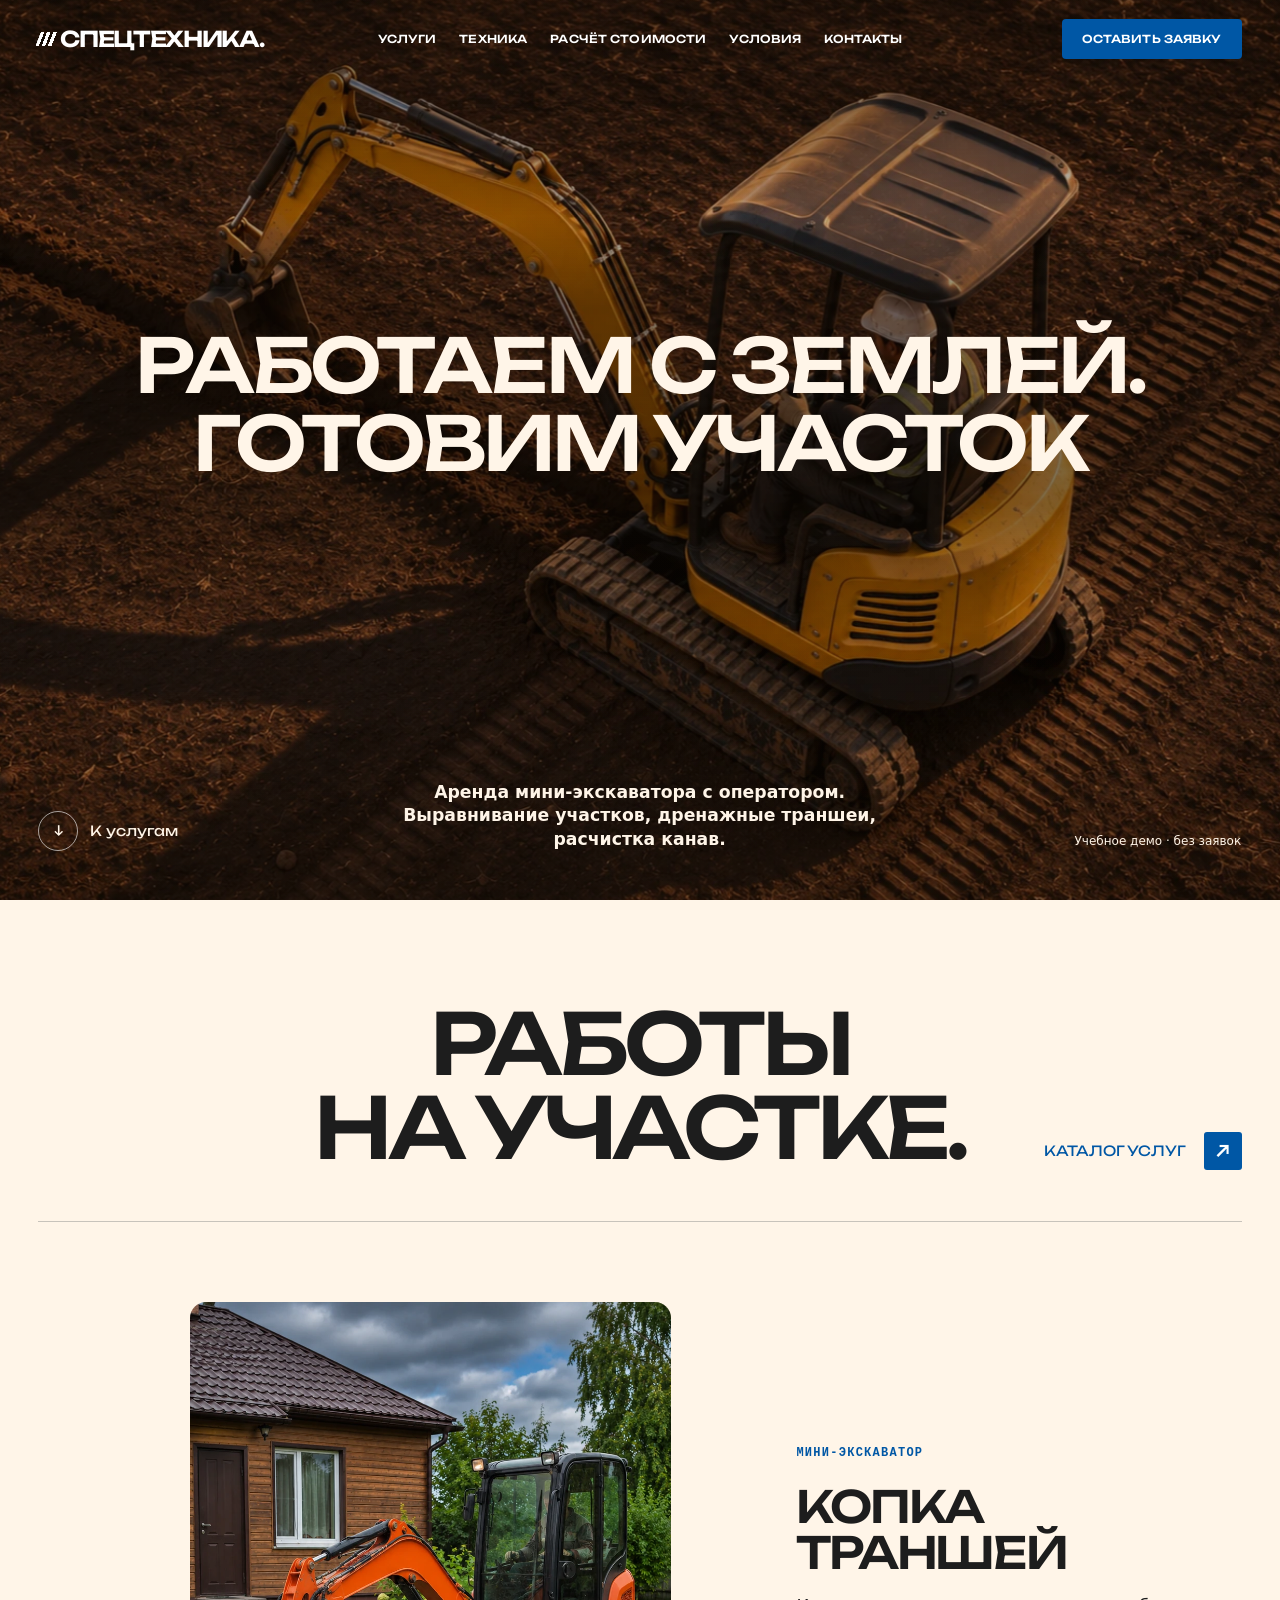
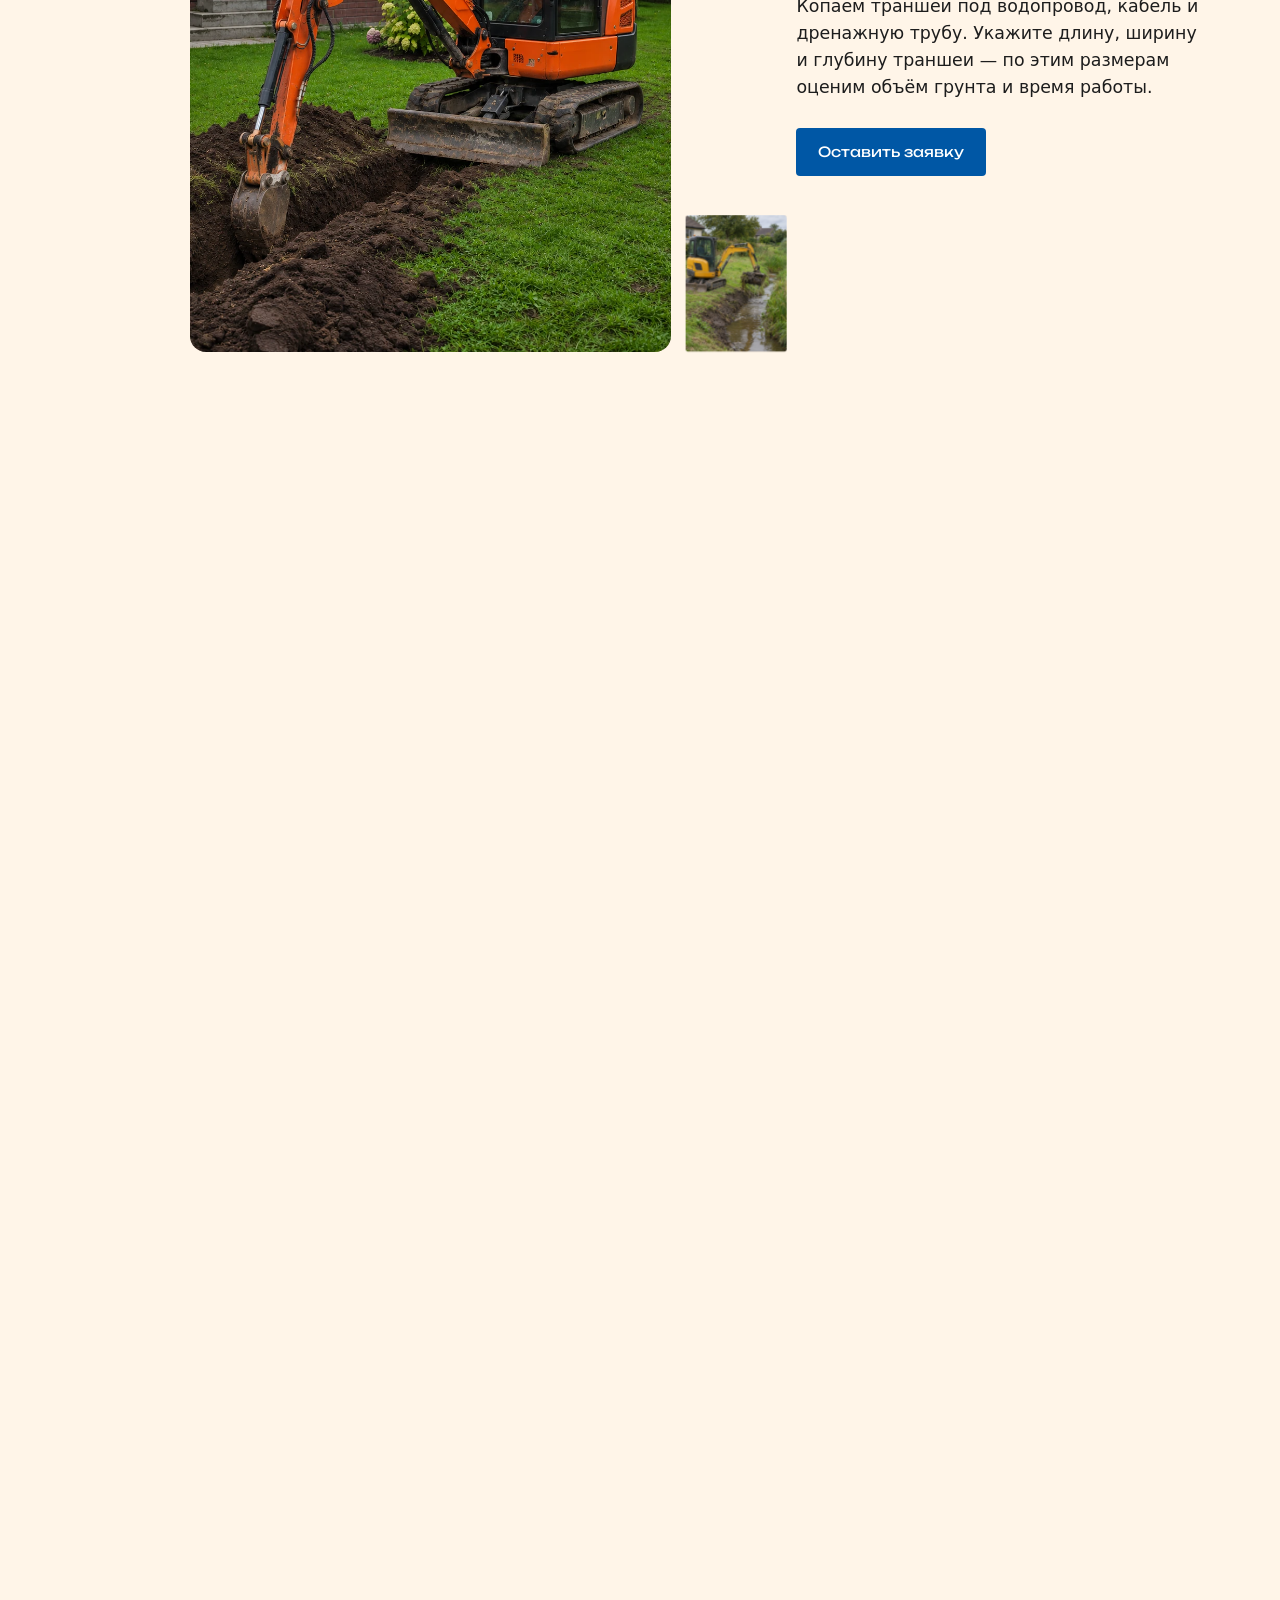
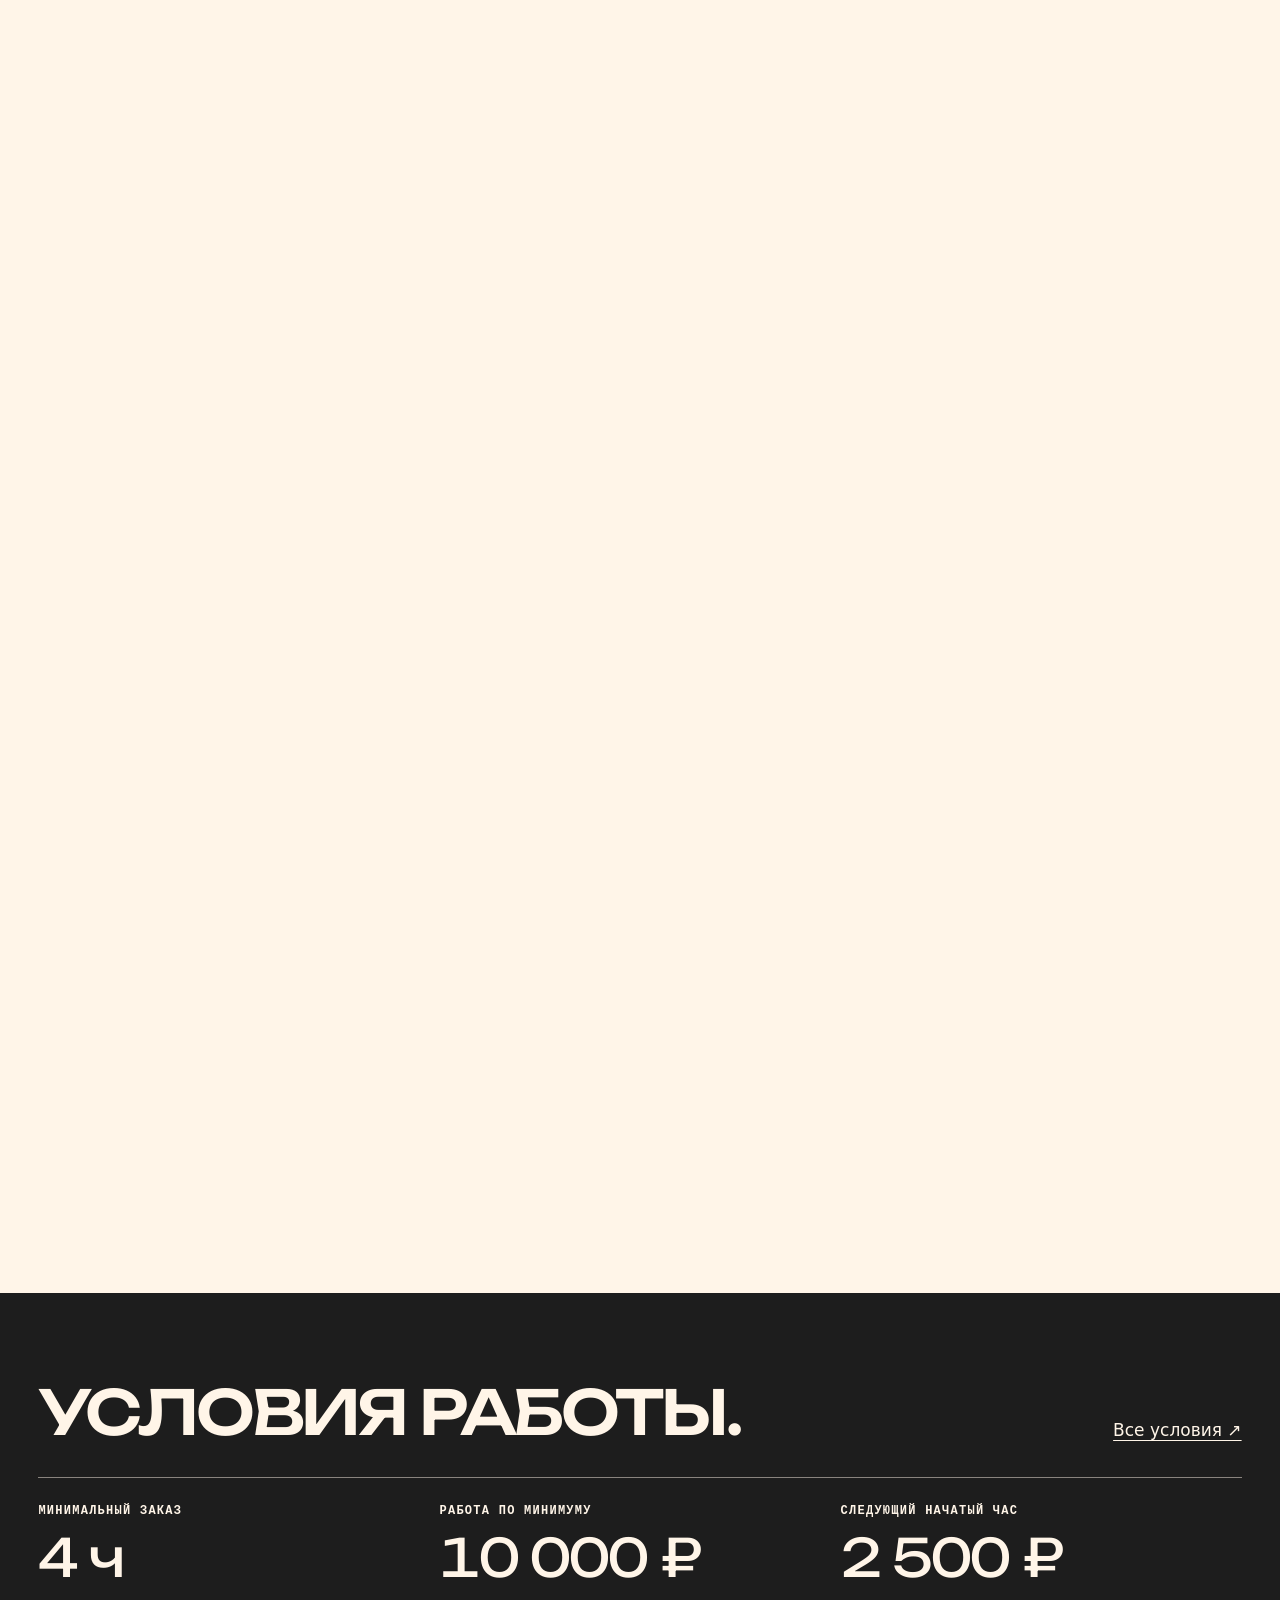
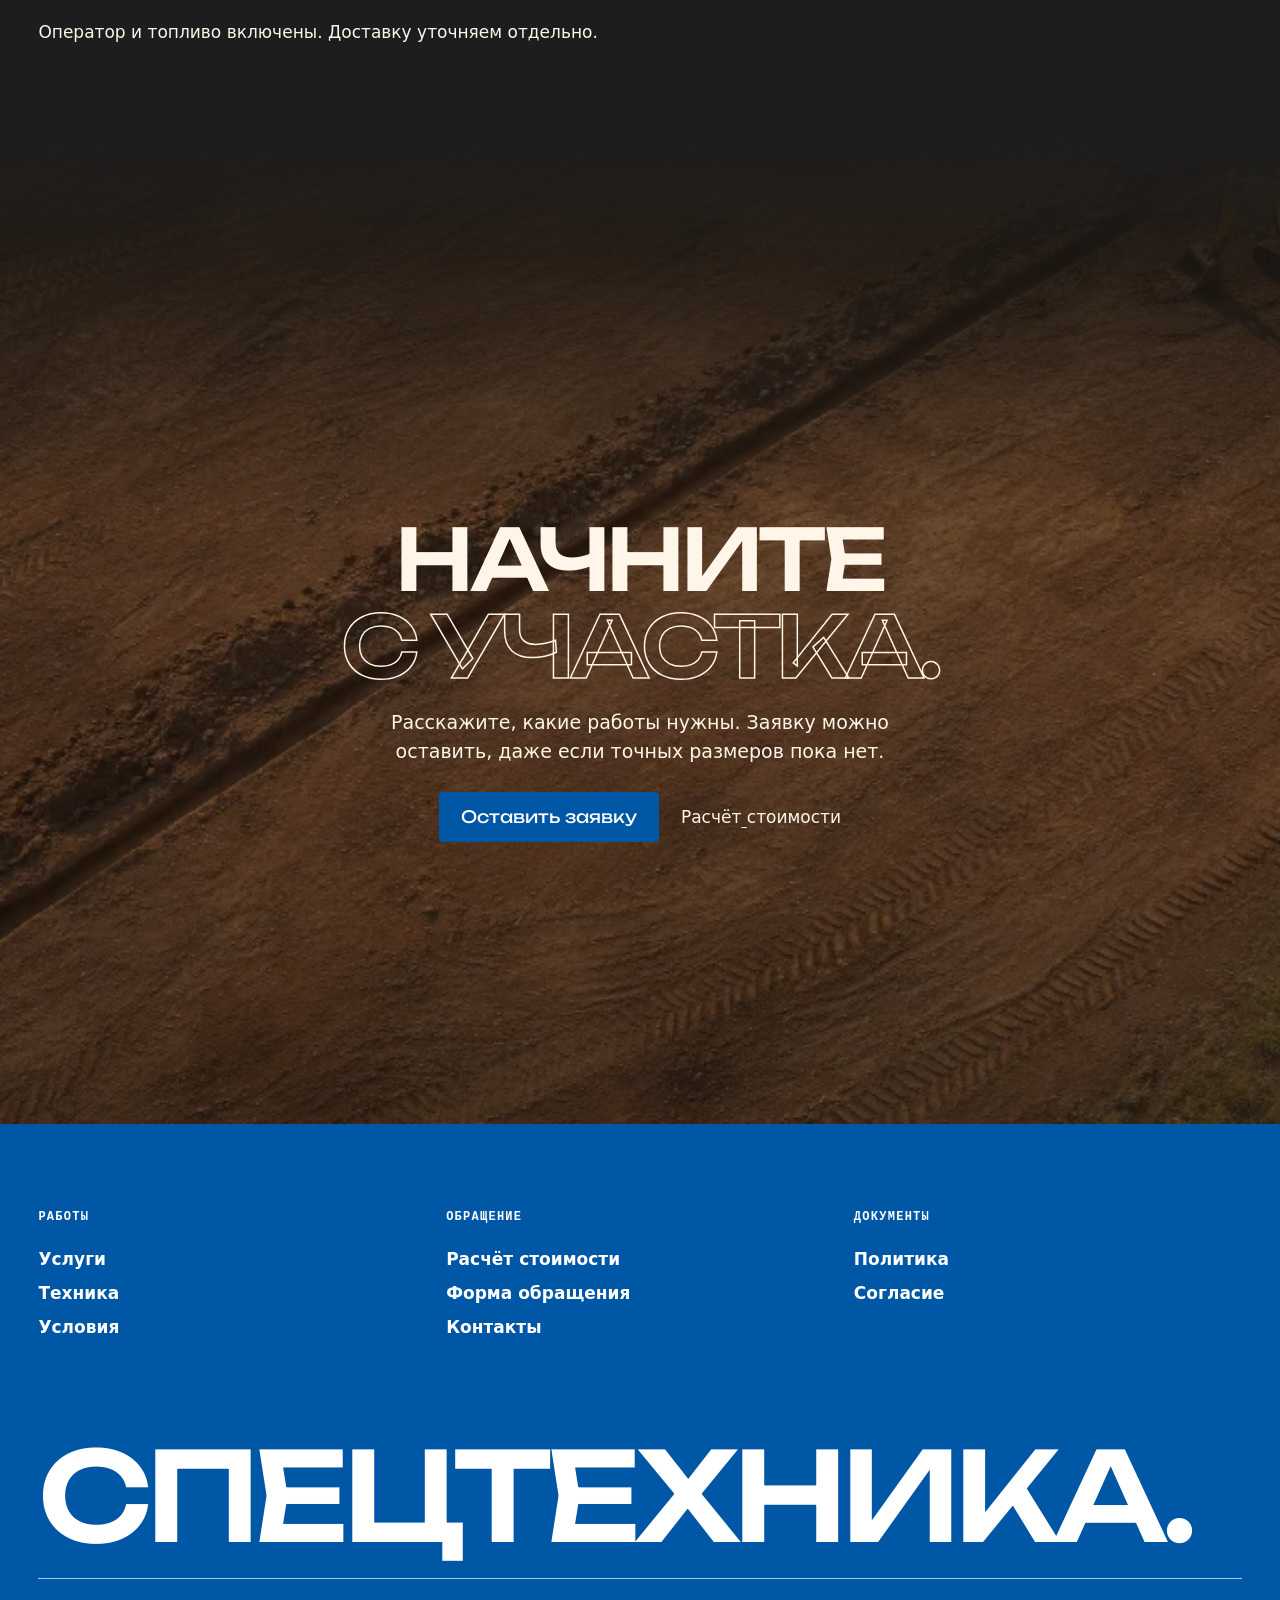
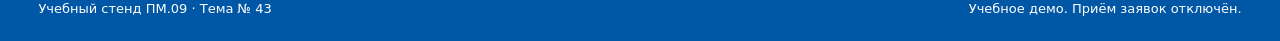
<file: index.html>
<!doctype html>
<html lang="ru"><head><meta http-equiv="Content-Security-Policy" content="default-src 'self'; script-src 'self'; style-src 'self' 'unsafe-inline'; img-src 'self' data:; font-src 'self'; connect-src 'none'; form-action 'none'; object-src 'none'; base-uri 'none'"><meta charset="utf-8"><meta name="viewport" content="width=device-width,initial-scale=1"><meta name="robots" content="noindex,nofollow"><title>Услуги мини-экскаватора · Спецтехника</title><link rel="preload" href="Unbounded.ttf" as="font" type="font/ttf" crossorigin=""><link rel="stylesheet" href="theme.css"><link rel="stylesheet" href="visual.css"><script defer="" src="demo.js"></script><script defer="" src="lenis-1.2.3.min.js"></script><script defer="" src="motion.js"></script></head><body class="front">
 <a class="skip" href="#main">К содержанию</a>
 <header class="bar field-bar"><div class="wrap">
 <a href="index.html" class="brand"><i class="brand-mark" aria-hidden="true"></i>Спецтехника<span>.</span></a>
 <nav aria-label="Основное меню"><a href="services.html">Услуги</a><a href="equipment.html">Техника</a><a href="calculator.html">Расчёт стоимости</a><a href="conditions.html">Условия</a><a href="contacts.html">Контакты</a></nav>
 <a class="header-cta" href="request.html">Оставить заявку</a>
 <details class="menu"><summary aria-label="Меню"><span aria-hidden="true"></span></summary><nav aria-label="Мобильное меню"><a href="services.html">Услуги</a><a href="equipment.html">Техника</a><a href="calculator.html">Расчёт стоимости</a><a href="conditions.html">Условия</a><a href="contacts.html">Контакты</a><a class="menu-request" href="request.html">Оставить заявку</a></nav></details>
 </div></header>
 <main id="main" class=""><div class="work-opening"><div class="work-spreads">
<section class="work-scene" aria-labelledby="work-title">
 <div class="work-frame">
  <picture class="work-photo"><img src="excavation-field.webp" width="1672" height="941" fetchpriority="high" alt="Вид сверху на мини-экскаватор с опущенным ковшом и длинной тенью на грунте"></picture>
  <picture class="work-trace" aria-hidden="true"><img src="excavation-overhead.svg" width="1672" height="941" alt=""></picture>
  <div class="work-overlay">
   <div class="work-heading">
    <h1 id="work-title"><span>Работаем с&nbsp;землей.</span> <span>Готовим участок</span></h1>
   </div>
   <div class="work-bottom"><a class="downlink" href="#work-services"><span aria-hidden="true">↓</span> К услугам</a><p>Аренда мини-экскаватора с оператором.<br>Выравнивание участков, дренажные траншеи,<br>расчистка канав.</p><small>Учебное демо · без заявок</small></div>
  </div>
 </div>
</section>
<section id="work-services" class="field-services inset">
 <div class="section-heading"><h2>Работы<br>на участке.</h2><a class="action-link" href="services.html">Каталог услуг <span aria-hidden="true">↗</span></a></div>
 <div class="service-sequence"><div class="service-stage" tabindex="-1" role="group" aria-label="Услуги на участке">
  <article class="service-spread" id="service-earth">
  <div class="spread-image"><picture><img loading="lazy" src="trench-1000-v3.webp" alt="Мини-экскаватор с узким ковшом копает траншею рядом с домом"></picture></div>
  <div class="spread-copy"><div class="service-content"><p class="folio">Мини-экскаватор</p><h3>Копка траншей</h3><p>Копаем траншеи под водопровод, кабель и дренажную трубу. Укажите длину, ширину и глубину траншеи — по этим размерам оценим объём грунта и время работы.</p><a class="button action-link" href="request.html">Оставить заявку</a></div></div>
 </article>
  <article class="service-spread" id="service-ditch">
  <div class="spread-image"><picture><img loading="lazy" src="ditch-clearing-1000-v1.webp" alt="Ковш мини-экскаватора поднимает мокрый ил и корни из дренажной канавы"></picture></div>
  <div class="spread-copy"><div class="service-content"><p class="folio">Водоотведение</p><h3>Расчистка канав</h3><p>Расчищаем дренажные канавы на дачных участках. Мини-экскаватор выбирает со дна ил, песок и заросли, чтобы вода снова свободно уходила по канаве.</p><a class="button action-link" href="request.html">Оставить заявку</a></div></div>
 </article>
  <article class="service-spread" id="service-grade">
  <div class="spread-image"><picture><img loading="lazy" src="land-grading-1000-v1.webp" alt="Мини-экскаватор передним отвалом распределяет грунт по площадке"></picture></div>
  <div class="spread-copy"><div class="service-content"><p class="folio">Планировка</p><h3>Выравнивание участка</h3><p>Выравниваем участок мини-экскаватором. Снимаем бугры и распределяем грунт по низким местам. Перед планировкой согласуем границы площадки и уклон для стока воды.</p><a class="button action-link" href="request.html">Оставить заявку</a></div></div>
 </article>
  <article class="service-spread" id="service-piles">
  <div class="spread-image"><picture><img loading="lazy" src="piles-1000-v4.webp" alt="Вращатель на стреле удерживает винтовую сваю вертикально"></picture></div>
  <div class="spread-copy"><div class="service-content"><p class="folio">Сваекрут</p><h3>Винтовые сваи</h3><p>Вкручиваем винтовые сваи под заборы, террасы и пристройки. Возможность монтажа уточняем до выезда.</p><a class="button action-link" href="request.html">Оставить заявку</a></div></div>
 </article>
  </div></div>
</section>
</div></div>
<section id="work-terms" class="terms-strip inset">
 <div class="terms-head"><h2>Условия работы.</h2><a href="conditions.html">Все условия ↗</a></div>
 <dl><div><dt>Минимальный заказ</dt><dd>4 ч</dd></div><div><dt>Работа по минимуму</dt><dd>10&nbsp;000 ₽</dd></div><div><dt>Следующий начатый час</dt><dd>2&nbsp;500 ₽</dd></div></dl>
 <p>Оператор и топливо включены. Доставку уточняем отдельно.</p>
</section>
<section id="work-contact" class="closing">
 <picture><source media="(max-width:700px)" srcset="field-820.webp"><img loading="lazy" src="field-1672.webp" width="1672" height="941" alt=""></picture>
 <div><h2>Начните<br><em>с участка.</em></h2><p>Расскажите, какие работы нужны. Заявку можно оставить, даже если точных размеров пока нет.</p><div class="closing-actions"><a class="button" href="request.html">Оставить заявку</a><a class="closing-calculator" href="calculator.html">Расчёт стоимости</a></div></div>
</section>

</main>
 <footer class="field-footer inset">
 <div class="footer-nav">
 <div><h2>Работы</h2><a href="services.html">Услуги</a><a href="equipment.html">Техника</a><a href="conditions.html">Условия</a></div>
 <div><h2>Обращение</h2><a href="calculator.html">Расчёт стоимости</a><a href="request.html">Форма обращения</a><a href="contacts.html">Контакты</a></div>
 <div><h2>Документы</h2><a href="privacy.html">Политика</a><a href="consent.html">Согласие</a></div>
 </div>
 <a class="footer-word" href="index.html" aria-label="Спецтехника, на главную">Спецтехника.</a>
 <div class="footer-base"><span>Учебный стенд ПМ.09 · Тема № 43</span><span>Учебное демо. Приём заявок отключён.</span></div></footer>
 <dialog class="request-dialog" id="request-dialog" aria-labelledby="request-title" data-lenis-prevent="">
 <div class="request-dialog-head"><span class="request-signature"><i class="brand-mark" aria-hidden="true"></i>Спецтехника</span>
 <h2 id="request-title" tabindex="-1">Оставить заявку</h2>
 <button type="button" class="request-close" aria-label="Закрыть окно заявки"><span aria-hidden="true">×</span></button></div>
 <div data-request-content=""><p class="request-demo">Учебное демо. Заявки не принимаются.</p><div class="request-form"><div class="request-contacts"><label class="field">Имя<input disabled=""></label><label class="field">Телефон<input type="tel" disabled=""></label></div><details class="request-details"><summary>Расчёт стоимости</summary><section class="result"><span class="kicker">Пример расчёта</span><h2>4,80 м³</h2><p>20 × 0,30 × 0,80 м · грунт в естественном залегании.</p><strong class="price">12 500 ₽</strong><p>Пример для базовых условий участка: 5 оплачиваемых часов. Оператор и топливо включены. Доставка рассчитывается отдельно.</p></section></details><button disabled="" class="request-submit">Отправка отключена</button></div></div></dialog></body></html>
</file>
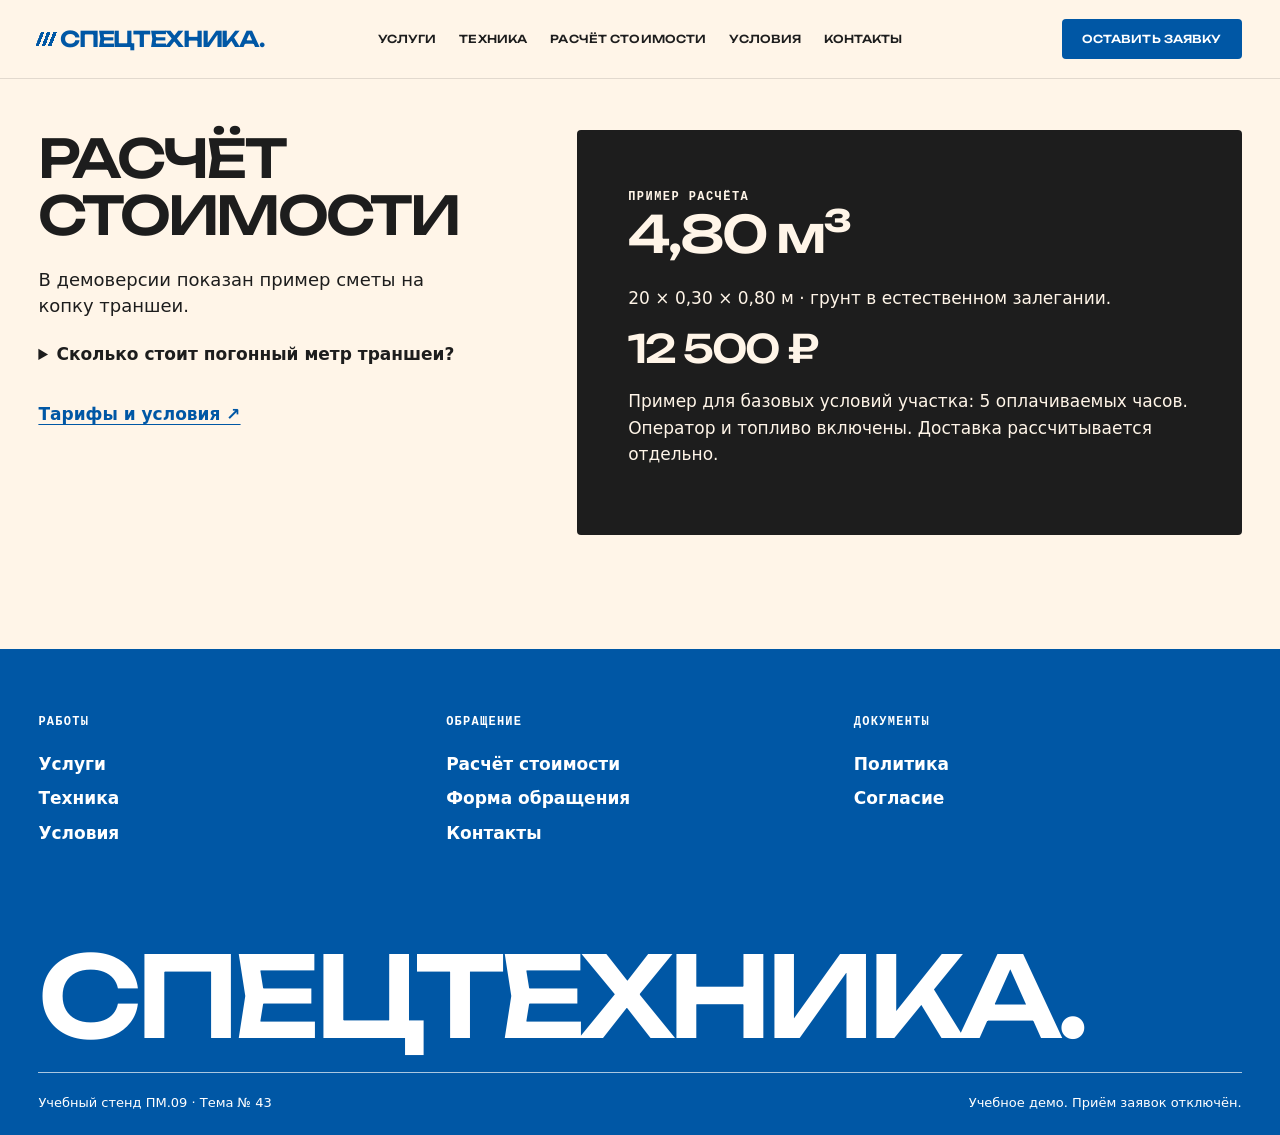
<file: calculator.html>
<!doctype html>
<html lang="ru"><head><meta http-equiv="Content-Security-Policy" content="default-src 'self'; script-src 'self'; style-src 'self' 'unsafe-inline'; img-src 'self' data:; font-src 'self'; connect-src 'none'; form-action 'none'; object-src 'none'; base-uri 'none'"><meta charset="utf-8"><meta name="viewport" content="width=device-width,initial-scale=1"><meta name="robots" content="noindex,nofollow"><title>Расчёт стоимости · Спецтехника</title><link rel="preload" href="Unbounded.ttf" as="font" type="font/ttf" crossorigin=""><link rel="stylesheet" href="theme.css"><link rel="stylesheet" href="visual.css"><script defer="" src="demo.js"></script><script defer="" src="motion.js"></script></head><body class="inside">
 <a class="skip" href="#main">К содержанию</a>
 <header class="bar field-bar"><div class="wrap">
 <a href="index.html" class="brand"><i class="brand-mark" aria-hidden="true"></i>Спецтехника<span>.</span></a>
 <nav aria-label="Основное меню"><a href="services.html">Услуги</a><a href="equipment.html">Техника</a><a href="calculator.html">Расчёт стоимости</a><a href="conditions.html">Условия</a><a href="contacts.html">Контакты</a></nav>
 <a class="header-cta" href="request.html">Оставить заявку</a>
 <details class="menu"><summary aria-label="Меню"><span aria-hidden="true"></span></summary><nav aria-label="Мобильное меню"><a href="services.html">Услуги</a><a href="equipment.html">Техника</a><a href="calculator.html">Расчёт стоимости</a><a href="conditions.html">Условия</a><a href="contacts.html">Контакты</a><a class="menu-request" href="request.html">Оставить заявку</a></nav></details>
 </div></header>
 <main id="main" class="wrap page workflow"> <header class="workflow-intro"><h1>Расчёт стоимости</h1><p class="lead">В демоверсии показан пример сметы на копку траншеи.</p><details class="meter-price"><summary>Сколько стоит погонный метр траншеи?</summary><p>Оплата почасовая. При одинаковой длине широкая и глубокая траншея требует больше выемки грунта. Ниже приведён пример для базовых условий.</p><p>Минимальный заказ — 4 ч за 10&nbsp;000 ₽. Каждый следующий начатый час — 2&nbsp;500 ₽. Оператор и топливо включены, доставка рассчитывается отдельно.</p></details><a href="conditions.html">Тарифы и условия ↗</a></header><div class="workflow-body"><section class="result"><span class="kicker">Пример расчёта</span><h2>4,80 м³</h2><p>20 × 0,30 × 0,80 м · грунт в естественном залегании.</p><strong class="price">12 500 ₽</strong><p>Пример для базовых условий участка: 5 оплачиваемых часов. Оператор и топливо включены. Доставка рассчитывается отдельно.</p></section></div></main>
 <footer class="field-footer inset">
 <div class="footer-nav">
 <div><h2>Работы</h2><a href="services.html">Услуги</a><a href="equipment.html">Техника</a><a href="conditions.html">Условия</a></div>
 <div><h2>Обращение</h2><a href="calculator.html">Расчёт стоимости</a><a href="request.html">Форма обращения</a><a href="contacts.html">Контакты</a></div>
 <div><h2>Документы</h2><a href="privacy.html">Политика</a><a href="consent.html">Согласие</a></div>
 </div>
 <a class="footer-word" href="index.html" aria-label="Спецтехника, на главную">Спецтехника.</a>
 <div class="footer-base"><span>Учебный стенд ПМ.09 · Тема № 43</span><span>Учебное демо. Приём заявок отключён.</span></div></footer>
 <dialog class="request-dialog" id="request-dialog" aria-labelledby="request-title" data-lenis-prevent="">
 <div class="request-dialog-head"><span class="request-signature"><i class="brand-mark" aria-hidden="true"></i>Спецтехника</span>
 <h2 id="request-title" tabindex="-1">Оставить заявку</h2>
 <button type="button" class="request-close" aria-label="Закрыть окно заявки"><span aria-hidden="true">×</span></button></div>
 <div data-request-content=""><p class="request-demo">Учебное демо. Заявки не принимаются.</p><div class="request-form"><div class="request-contacts"><label class="field">Имя<input disabled=""></label><label class="field">Телефон<input type="tel" disabled=""></label></div><details class="request-details"><summary>Расчёт стоимости</summary><section class="result"><span class="kicker">Пример расчёта</span><h2>4,80 м³</h2><p>20 × 0,30 × 0,80 м · грунт в естественном залегании.</p><strong class="price">12 500 ₽</strong><p>Пример для базовых условий участка: 5 оплачиваемых часов. Оператор и топливо включены. Доставка рассчитывается отдельно.</p></section></details><button disabled="" class="request-submit">Отправка отключена</button></div></div></dialog></body></html>
</file>
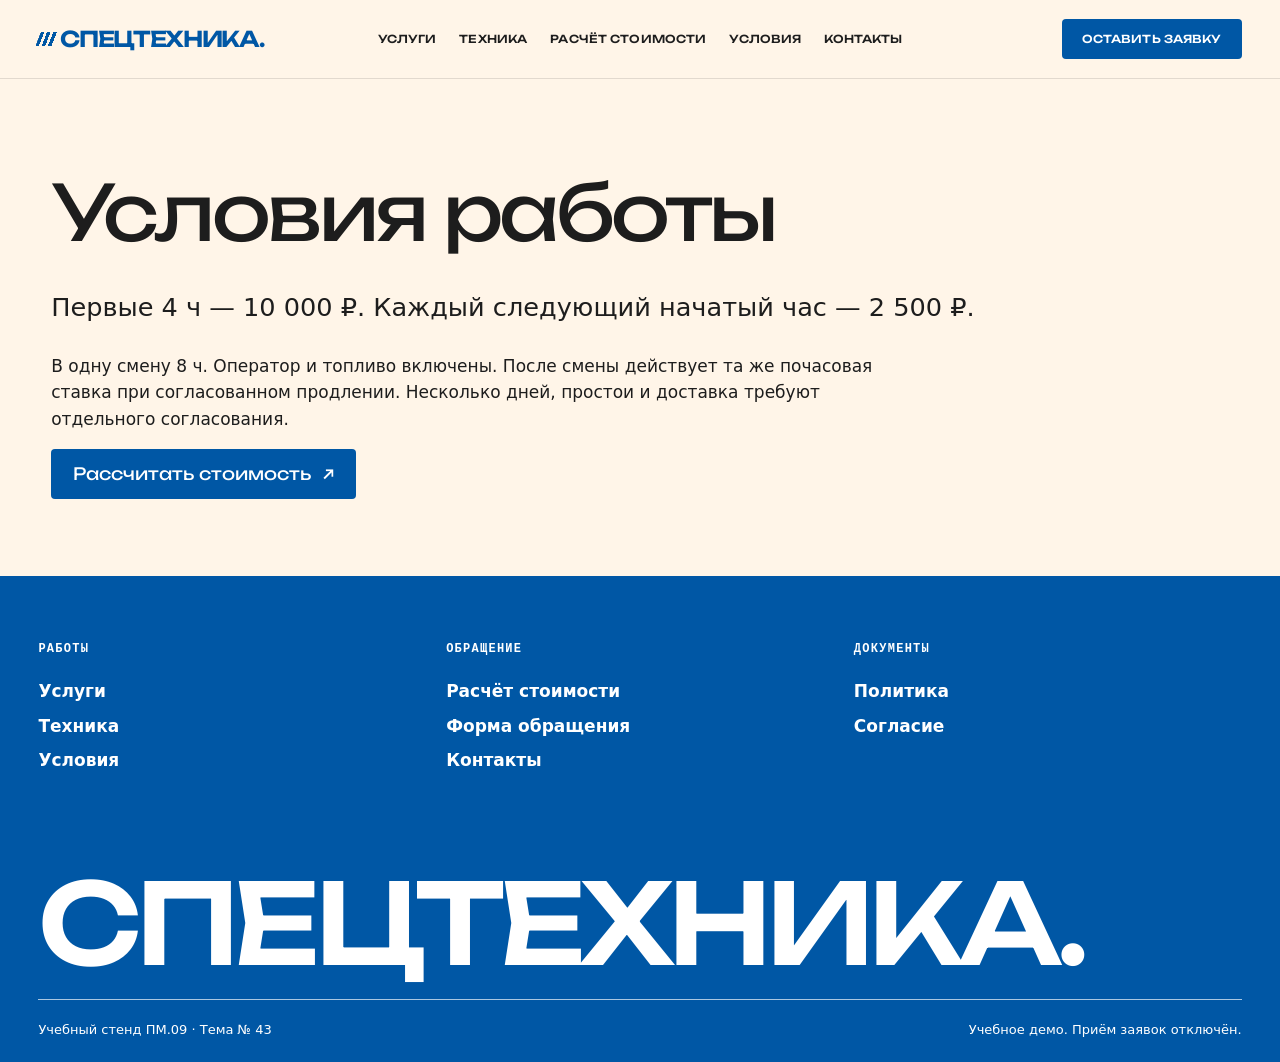
<file: conditions.html>
<!doctype html>
<html lang="ru"><head><meta http-equiv="Content-Security-Policy" content="default-src 'self'; script-src 'self'; style-src 'self' 'unsafe-inline'; img-src 'self' data:; font-src 'self'; connect-src 'none'; form-action 'none'; object-src 'none'; base-uri 'none'"><meta charset="utf-8"><meta name="viewport" content="width=device-width,initial-scale=1"><meta name="robots" content="noindex,nofollow"><title>Условия работы · Спецтехника</title><link rel="preload" href="Unbounded.ttf" as="font" type="font/ttf" crossorigin=""><link rel="stylesheet" href="theme.css"><link rel="stylesheet" href="visual.css"><script defer="" src="demo.js"></script><script defer="" src="motion.js"></script></head><body class="inside">
 <a class="skip" href="#main">К содержанию</a>
 <header class="bar field-bar"><div class="wrap">
 <a href="index.html" class="brand"><i class="brand-mark" aria-hidden="true"></i>Спецтехника<span>.</span></a>
 <nav aria-label="Основное меню"><a href="services.html">Услуги</a><a href="equipment.html">Техника</a><a href="calculator.html">Расчёт стоимости</a><a href="conditions.html">Условия</a><a href="contacts.html">Контакты</a></nav>
 <a class="header-cta" href="request.html">Оставить заявку</a>
 <details class="menu"><summary aria-label="Меню"><span aria-hidden="true"></span></summary><nav aria-label="Мобильное меню"><a href="services.html">Услуги</a><a href="equipment.html">Техника</a><a href="calculator.html">Расчёт стоимости</a><a href="conditions.html">Условия</a><a href="contacts.html">Контакты</a><a class="menu-request" href="request.html">Оставить заявку</a></nav></details>
 </div></header>
 <main id="main" class="wrap page "><h1>Условия работы</h1> <p class="lead">Первые 4 ч — 10&nbsp;000 ₽. Каждый следующий начатый час — 2&nbsp;500 ₽.</p><p>В одну смену 8 ч. Оператор и топливо включены. После смены действует та же почасовая ставка при согласованном продлении. Несколько дней, простои и доставка требуют отдельного согласования.</p><a class="button" href="calculator.html">Рассчитать стоимость <span aria-hidden="true">↗</span></a></main>
 <footer class="field-footer inset">
 <div class="footer-nav">
 <div><h2>Работы</h2><a href="services.html">Услуги</a><a href="equipment.html">Техника</a><a href="conditions.html">Условия</a></div>
 <div><h2>Обращение</h2><a href="calculator.html">Расчёт стоимости</a><a href="request.html">Форма обращения</a><a href="contacts.html">Контакты</a></div>
 <div><h2>Документы</h2><a href="privacy.html">Политика</a><a href="consent.html">Согласие</a></div>
 </div>
 <a class="footer-word" href="index.html" aria-label="Спецтехника, на главную">Спецтехника.</a>
 <div class="footer-base"><span>Учебный стенд ПМ.09 · Тема № 43</span><span>Учебное демо. Приём заявок отключён.</span></div></footer>
 <dialog class="request-dialog" id="request-dialog" aria-labelledby="request-title" data-lenis-prevent="">
 <div class="request-dialog-head"><span class="request-signature"><i class="brand-mark" aria-hidden="true"></i>Спецтехника</span>
 <h2 id="request-title" tabindex="-1">Оставить заявку</h2>
 <button type="button" class="request-close" aria-label="Закрыть окно заявки"><span aria-hidden="true">×</span></button></div>
 <div data-request-content=""><p class="request-demo">Учебное демо. Заявки не принимаются.</p><div class="request-form"><div class="request-contacts"><label class="field">Имя<input disabled=""></label><label class="field">Телефон<input type="tel" disabled=""></label></div><details class="request-details"><summary>Расчёт стоимости</summary><section class="result"><span class="kicker">Пример расчёта</span><h2>4,80 м³</h2><p>20 × 0,30 × 0,80 м · грунт в естественном залегании.</p><strong class="price">12 500 ₽</strong><p>Пример для базовых условий участка: 5 оплачиваемых часов. Оператор и топливо включены. Доставка рассчитывается отдельно.</p></section></details><button disabled="" class="request-submit">Отправка отключена</button></div></div></dialog></body></html>
</file>
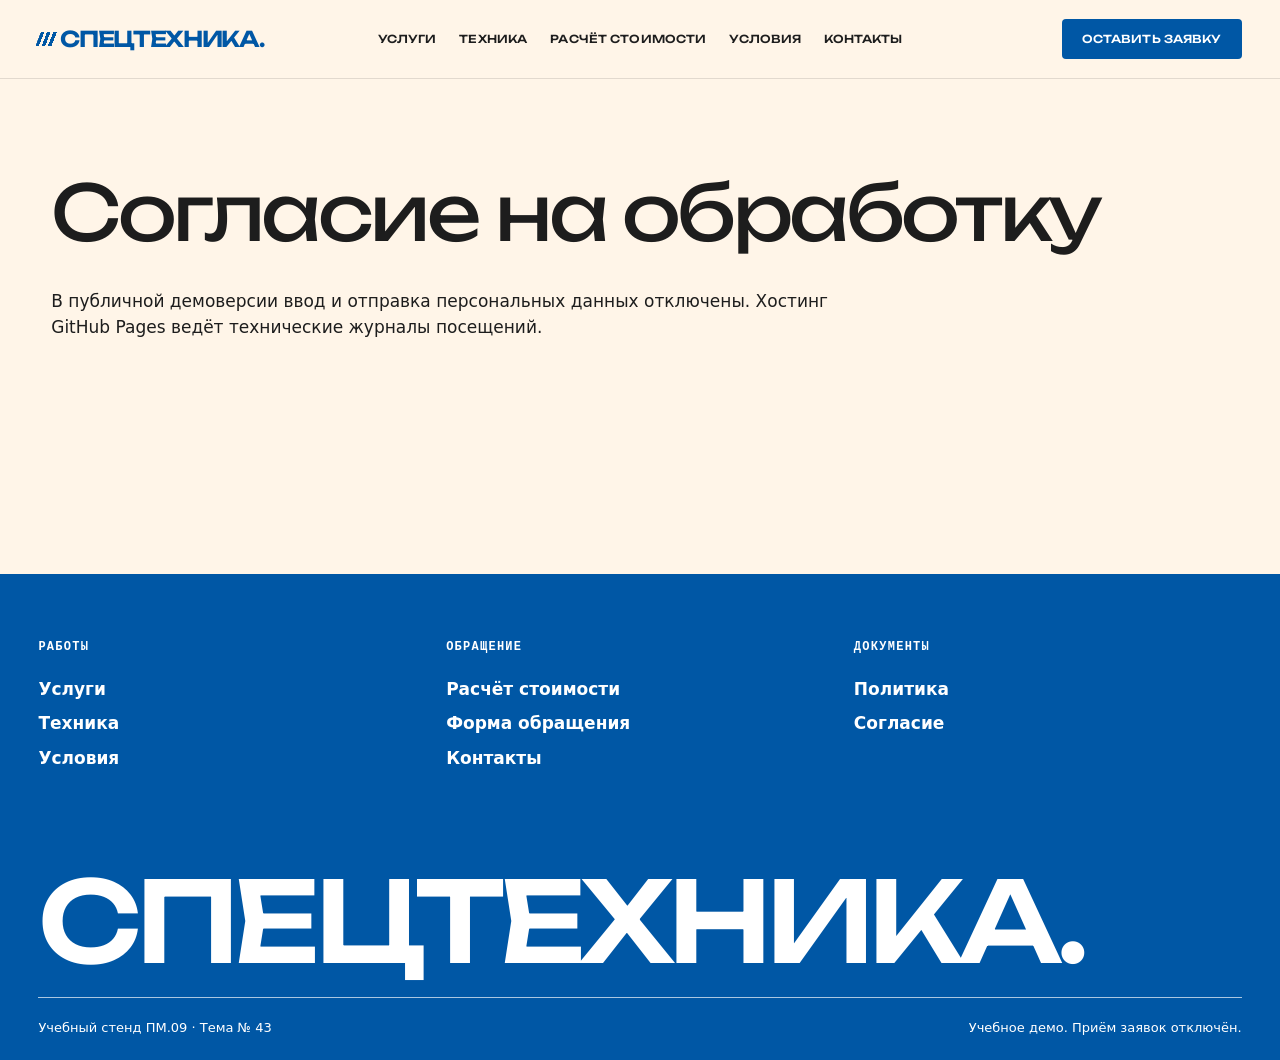
<file: consent.html>
<!doctype html>
<html lang="ru"><head><meta http-equiv="Content-Security-Policy" content="default-src 'self'; script-src 'self'; style-src 'self' 'unsafe-inline'; img-src 'self' data:; font-src 'self'; connect-src 'none'; form-action 'none'; object-src 'none'; base-uri 'none'"><meta charset="utf-8"><meta name="viewport" content="width=device-width,initial-scale=1"><meta name="robots" content="noindex,nofollow"><title>Согласие на обработку · Спецтехника</title><link rel="preload" href="Unbounded.ttf" as="font" type="font/ttf" crossorigin=""><link rel="stylesheet" href="theme.css"><link rel="stylesheet" href="visual.css"><script defer="" src="demo.js"></script><script defer="" src="motion.js"></script></head><body class="inside">
 <a class="skip" href="#main">К содержанию</a>
 <header class="bar field-bar"><div class="wrap">
 <a href="index.html" class="brand"><i class="brand-mark" aria-hidden="true"></i>Спецтехника<span>.</span></a>
 <nav aria-label="Основное меню"><a href="services.html">Услуги</a><a href="equipment.html">Техника</a><a href="calculator.html">Расчёт стоимости</a><a href="conditions.html">Условия</a><a href="contacts.html">Контакты</a></nav>
 <a class="header-cta" href="request.html">Оставить заявку</a>
 <details class="menu"><summary aria-label="Меню"><span aria-hidden="true"></span></summary><nav aria-label="Мобильное меню"><a href="services.html">Услуги</a><a href="equipment.html">Техника</a><a href="calculator.html">Расчёт стоимости</a><a href="conditions.html">Условия</a><a href="contacts.html">Контакты</a><a class="menu-request" href="request.html">Оставить заявку</a></nav></details>
 </div></header>
 <main id="main" class="wrap page "><h1>Согласие на обработку</h1><p>В публичной демоверсии ввод и отправка персональных данных отключены. Хостинг GitHub Pages ведёт технические журналы посещений.</p></main>
 <footer class="field-footer inset">
 <div class="footer-nav">
 <div><h2>Работы</h2><a href="services.html">Услуги</a><a href="equipment.html">Техника</a><a href="conditions.html">Условия</a></div>
 <div><h2>Обращение</h2><a href="calculator.html">Расчёт стоимости</a><a href="request.html">Форма обращения</a><a href="contacts.html">Контакты</a></div>
 <div><h2>Документы</h2><a href="privacy.html">Политика</a><a href="consent.html">Согласие</a></div>
 </div>
 <a class="footer-word" href="index.html" aria-label="Спецтехника, на главную">Спецтехника.</a>
 <div class="footer-base"><span>Учебный стенд ПМ.09 · Тема № 43</span><span>Учебное демо. Приём заявок отключён.</span></div></footer>
 <dialog class="request-dialog" id="request-dialog" aria-labelledby="request-title" data-lenis-prevent="">
 <div class="request-dialog-head"><span class="request-signature"><i class="brand-mark" aria-hidden="true"></i>Спецтехника</span>
 <h2 id="request-title" tabindex="-1">Оставить заявку</h2>
 <button type="button" class="request-close" aria-label="Закрыть окно заявки"><span aria-hidden="true">×</span></button></div>
 <div data-request-content=""><p class="request-demo">Учебное демо. Заявки не принимаются.</p><div class="request-form"><div class="request-contacts"><label class="field">Имя<input disabled=""></label><label class="field">Телефон<input type="tel" disabled=""></label></div><details class="request-details"><summary>Расчёт стоимости</summary><section class="result"><span class="kicker">Пример расчёта</span><h2>4,80 м³</h2><p>20 × 0,30 × 0,80 м · грунт в естественном залегании.</p><strong class="price">12 500 ₽</strong><p>Пример для базовых условий участка: 5 оплачиваемых часов. Оператор и топливо включены. Доставка рассчитывается отдельно.</p></section></details><button disabled="" class="request-submit">Отправка отключена</button></div></div></dialog></body></html>
</file>
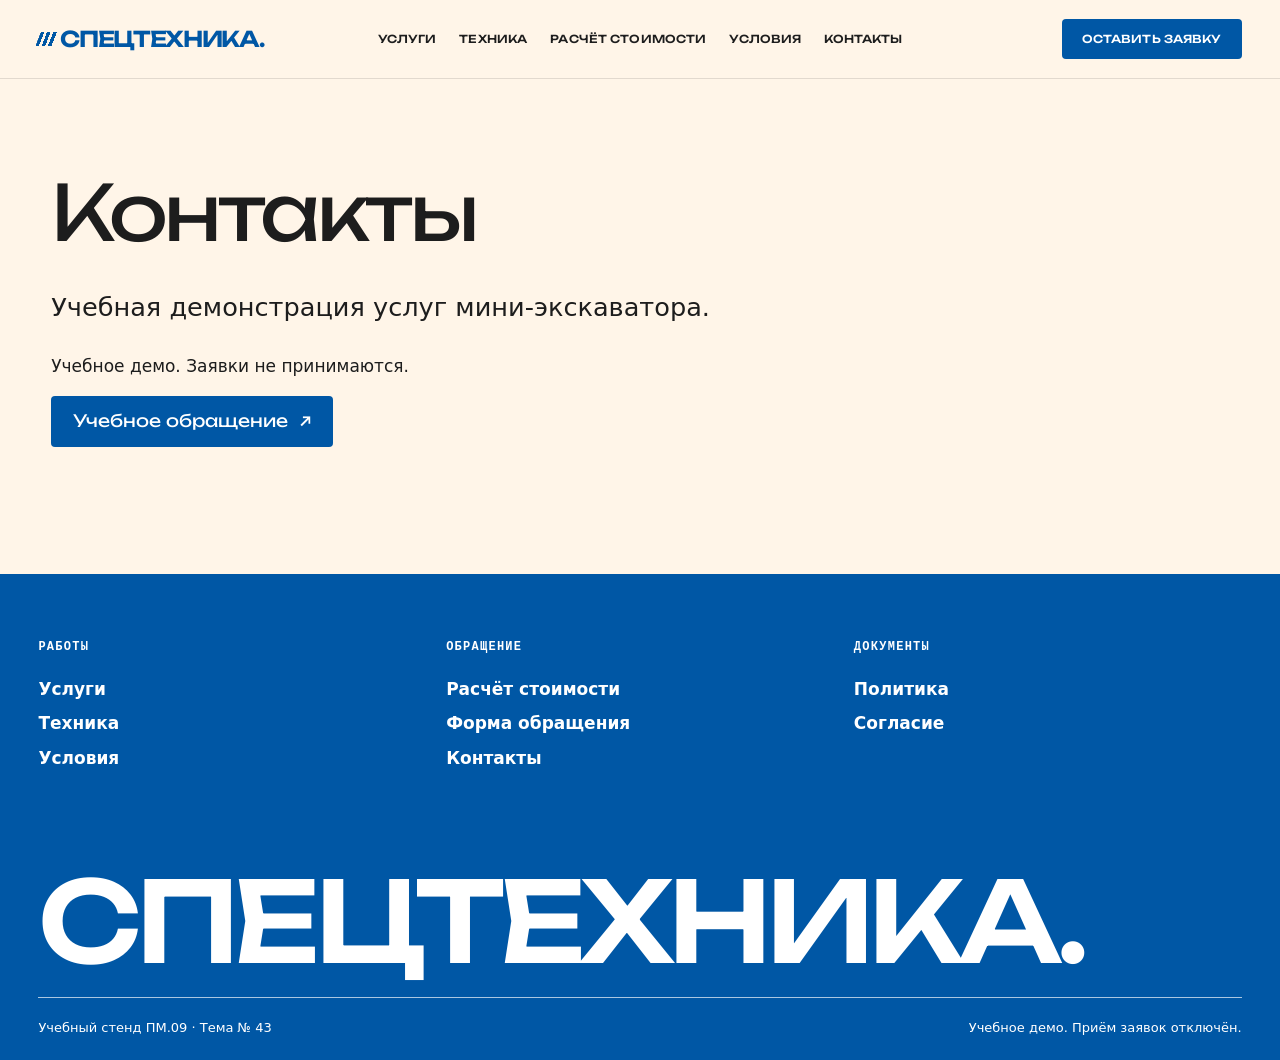
<file: contacts.html>
<!doctype html>
<html lang="ru"><head><meta http-equiv="Content-Security-Policy" content="default-src 'self'; script-src 'self'; style-src 'self' 'unsafe-inline'; img-src 'self' data:; font-src 'self'; connect-src 'none'; form-action 'none'; object-src 'none'; base-uri 'none'"><meta charset="utf-8"><meta name="viewport" content="width=device-width,initial-scale=1"><meta name="robots" content="noindex,nofollow"><title>Контакты · Спецтехника</title><link rel="preload" href="Unbounded.ttf" as="font" type="font/ttf" crossorigin=""><link rel="stylesheet" href="theme.css"><link rel="stylesheet" href="visual.css"><script defer="" src="demo.js"></script><script defer="" src="motion.js"></script></head><body class="inside">
 <a class="skip" href="#main">К содержанию</a>
 <header class="bar field-bar"><div class="wrap">
 <a href="index.html" class="brand"><i class="brand-mark" aria-hidden="true"></i>Спецтехника<span>.</span></a>
 <nav aria-label="Основное меню"><a href="services.html">Услуги</a><a href="equipment.html">Техника</a><a href="calculator.html">Расчёт стоимости</a><a href="conditions.html">Условия</a><a href="contacts.html">Контакты</a></nav>
 <a class="header-cta" href="request.html">Оставить заявку</a>
 <details class="menu"><summary aria-label="Меню"><span aria-hidden="true"></span></summary><nav aria-label="Мобильное меню"><a href="services.html">Услуги</a><a href="equipment.html">Техника</a><a href="calculator.html">Расчёт стоимости</a><a href="conditions.html">Условия</a><a href="contacts.html">Контакты</a><a class="menu-request" href="request.html">Оставить заявку</a></nav></details>
 </div></header>
 <main id="main" class="wrap page "><h1>Контакты</h1><p class="lead">Учебная демонстрация услуг мини-экскаватора.</p><p>Учебное демо. Заявки не принимаются.</p><a class="button" href="request.html">Учебное обращение <span aria-hidden="true">↗</span></a></main>
 <footer class="field-footer inset">
 <div class="footer-nav">
 <div><h2>Работы</h2><a href="services.html">Услуги</a><a href="equipment.html">Техника</a><a href="conditions.html">Условия</a></div>
 <div><h2>Обращение</h2><a href="calculator.html">Расчёт стоимости</a><a href="request.html">Форма обращения</a><a href="contacts.html">Контакты</a></div>
 <div><h2>Документы</h2><a href="privacy.html">Политика</a><a href="consent.html">Согласие</a></div>
 </div>
 <a class="footer-word" href="index.html" aria-label="Спецтехника, на главную">Спецтехника.</a>
 <div class="footer-base"><span>Учебный стенд ПМ.09 · Тема № 43</span><span>Учебное демо. Приём заявок отключён.</span></div></footer>
 <dialog class="request-dialog" id="request-dialog" aria-labelledby="request-title" data-lenis-prevent="">
 <div class="request-dialog-head"><span class="request-signature"><i class="brand-mark" aria-hidden="true"></i>Спецтехника</span>
 <h2 id="request-title" tabindex="-1">Оставить заявку</h2>
 <button type="button" class="request-close" aria-label="Закрыть окно заявки"><span aria-hidden="true">×</span></button></div>
 <div data-request-content=""><p class="request-demo">Учебное демо. Заявки не принимаются.</p><div class="request-form"><div class="request-contacts"><label class="field">Имя<input disabled=""></label><label class="field">Телефон<input type="tel" disabled=""></label></div><details class="request-details"><summary>Расчёт стоимости</summary><section class="result"><span class="kicker">Пример расчёта</span><h2>4,80 м³</h2><p>20 × 0,30 × 0,80 м · грунт в естественном залегании.</p><strong class="price">12 500 ₽</strong><p>Пример для базовых условий участка: 5 оплачиваемых часов. Оператор и топливо включены. Доставка рассчитывается отдельно.</p></section></details><button disabled="" class="request-submit">Отправка отключена</button></div></div></dialog></body></html>
</file>
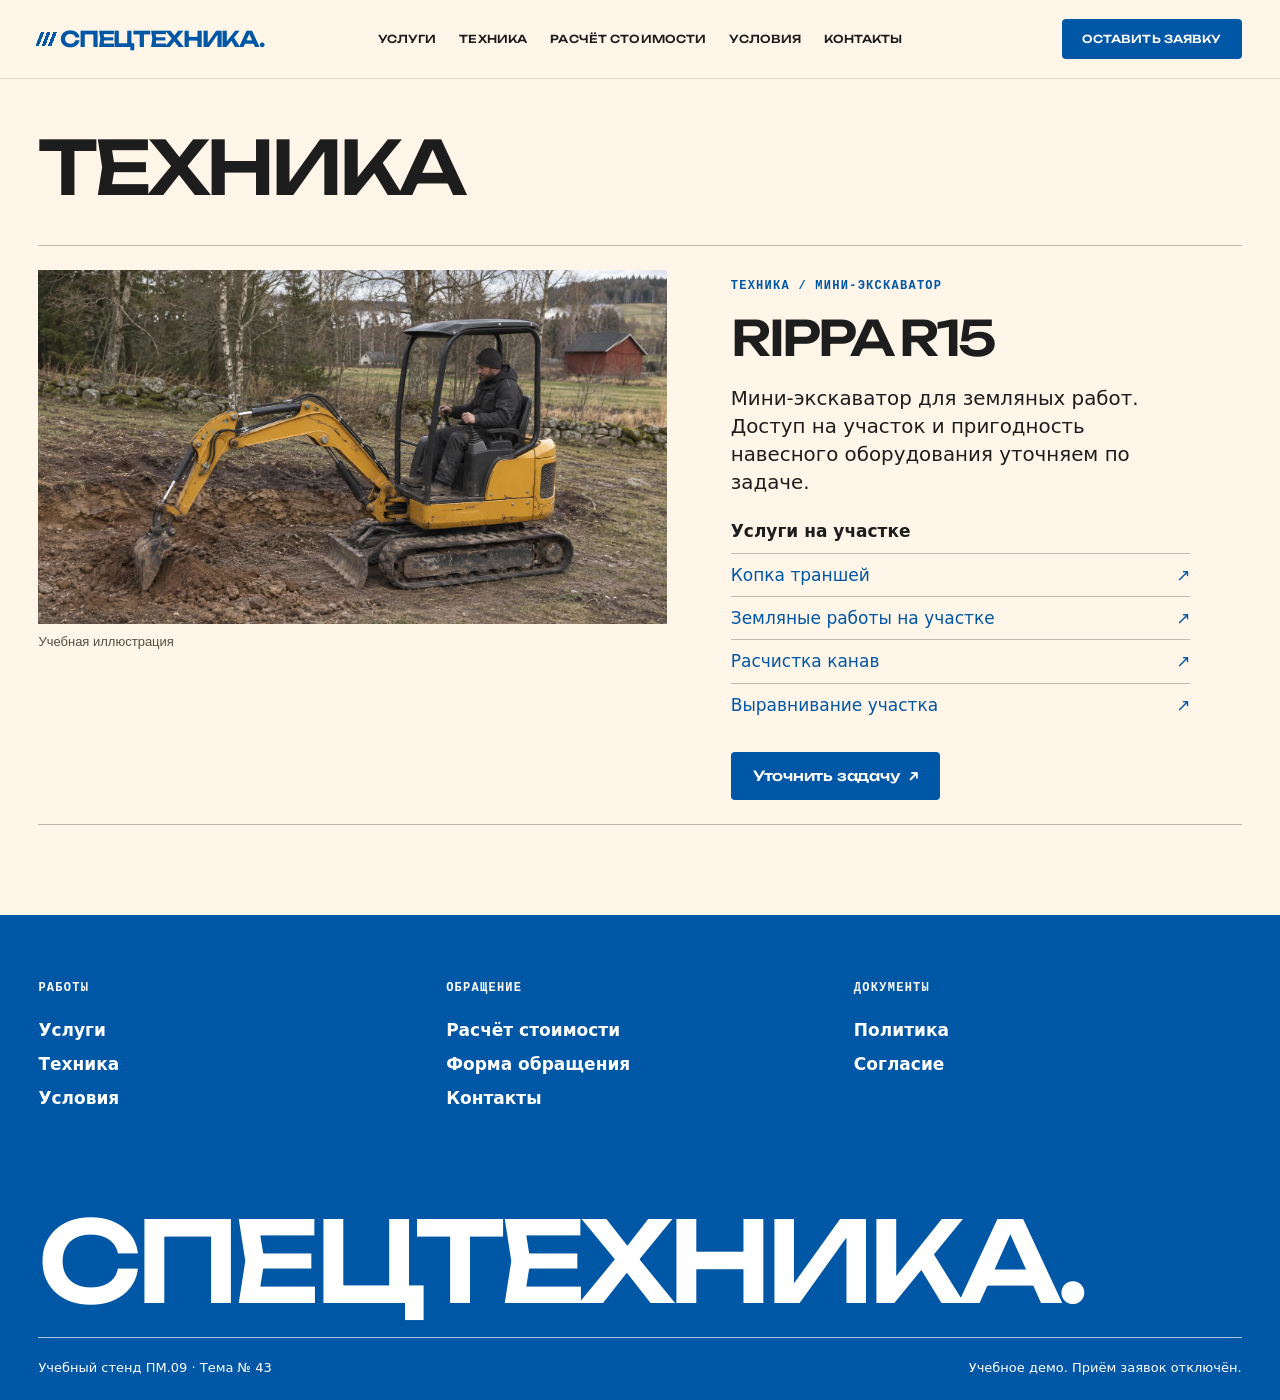
<file: equipment.html>
<!doctype html>
<html lang="ru"><head><meta http-equiv="Content-Security-Policy" content="default-src 'self'; script-src 'self'; style-src 'self' 'unsafe-inline'; img-src 'self' data:; font-src 'self'; connect-src 'none'; form-action 'none'; object-src 'none'; base-uri 'none'"><meta charset="utf-8"><meta name="viewport" content="width=device-width,initial-scale=1"><meta name="robots" content="noindex,nofollow"><title>Техника · Спецтехника</title><link rel="preload" href="Unbounded.ttf" as="font" type="font/ttf" crossorigin=""><link rel="stylesheet" href="theme.css"><link rel="stylesheet" href="visual.css"><script defer="" src="demo.js"></script><script defer="" src="motion.js"></script></head><body class="inside">
 <a class="skip" href="#main">К содержанию</a>
 <header class="bar field-bar"><div class="wrap">
 <a href="index.html" class="brand"><i class="brand-mark" aria-hidden="true"></i>Спецтехника<span>.</span></a>
 <nav aria-label="Основное меню"><a href="services.html">Услуги</a><a href="equipment.html">Техника</a><a href="calculator.html">Расчёт стоимости</a><a href="conditions.html">Условия</a><a href="contacts.html">Контакты</a></nav>
 <a class="header-cta" href="request.html">Оставить заявку</a>
 <details class="menu"><summary aria-label="Меню"><span aria-hidden="true"></span></summary><nav aria-label="Мобильное меню"><a href="services.html">Услуги</a><a href="equipment.html">Техника</a><a href="calculator.html">Расчёт стоимости</a><a href="conditions.html">Условия</a><a href="contacts.html">Контакты</a><a class="menu-request" href="request.html">Оставить заявку</a></nav></details>
 </div></header>
 <main id="main" class="wrap page catalogue"><h1>Техника</h1>   <article class="field-feature">
     <figure class="field-plate">
  <img src="earth-1672.webp" alt="Компактный экскаватор с узким ковшом и открытым рабочим местом оператора">
  <figcaption>Учебная иллюстрация</figcaption>
 </figure>
    <div class="feature-copy">
     <p class="folio">Техника / Мини-экскаватор</p><h2>Rippa R15</h2>
     <p class="feature-lead">Мини-экскаватор для земляных работ. Доступ на участок и пригодность навесного оборудования уточняем по задаче.</p>
     <p class="feature-label">Услуги на участке</p><ul class="feature-links"><li><a href="services-trenches.html">Копка траншей <span aria-hidden="true">↗</span></a></li><li><a href="services-site-work.html">Земляные работы на участке <span aria-hidden="true">↗</span></a></li><li><a href="services-ditch-clearing.html">Расчистка канав <span aria-hidden="true">↗</span></a></li><li><a href="services-land-grading.html">Выравнивание участка <span aria-hidden="true">↗</span></a></li></ul>     <a class="button" href="request.html">Уточнить задачу <span aria-hidden="true">↗</span></a>    </div>
   </article>
  </main>
 <footer class="field-footer inset">
 <div class="footer-nav">
 <div><h2>Работы</h2><a href="services.html">Услуги</a><a href="equipment.html">Техника</a><a href="conditions.html">Условия</a></div>
 <div><h2>Обращение</h2><a href="calculator.html">Расчёт стоимости</a><a href="request.html">Форма обращения</a><a href="contacts.html">Контакты</a></div>
 <div><h2>Документы</h2><a href="privacy.html">Политика</a><a href="consent.html">Согласие</a></div>
 </div>
 <a class="footer-word" href="index.html" aria-label="Спецтехника, на главную">Спецтехника.</a>
 <div class="footer-base"><span>Учебный стенд ПМ.09 · Тема № 43</span><span>Учебное демо. Приём заявок отключён.</span></div></footer>
 <dialog class="request-dialog" id="request-dialog" aria-labelledby="request-title" data-lenis-prevent="">
 <div class="request-dialog-head"><span class="request-signature"><i class="brand-mark" aria-hidden="true"></i>Спецтехника</span>
 <h2 id="request-title" tabindex="-1">Оставить заявку</h2>
 <button type="button" class="request-close" aria-label="Закрыть окно заявки"><span aria-hidden="true">×</span></button></div>
 <div data-request-content=""><p class="request-demo">Учебное демо. Заявки не принимаются.</p><div class="request-form"><div class="request-contacts"><label class="field">Имя<input disabled=""></label><label class="field">Телефон<input type="tel" disabled=""></label></div><details class="request-details"><summary>Расчёт стоимости</summary><section class="result"><span class="kicker">Пример расчёта</span><h2>4,80 м³</h2><p>20 × 0,30 × 0,80 м · грунт в естественном залегании.</p><strong class="price">12 500 ₽</strong><p>Пример для базовых условий участка: 5 оплачиваемых часов. Оператор и топливо включены. Доставка рассчитывается отдельно.</p></section></details><button disabled="" class="request-submit">Отправка отключена</button></div></div></dialog></body></html>
</file>
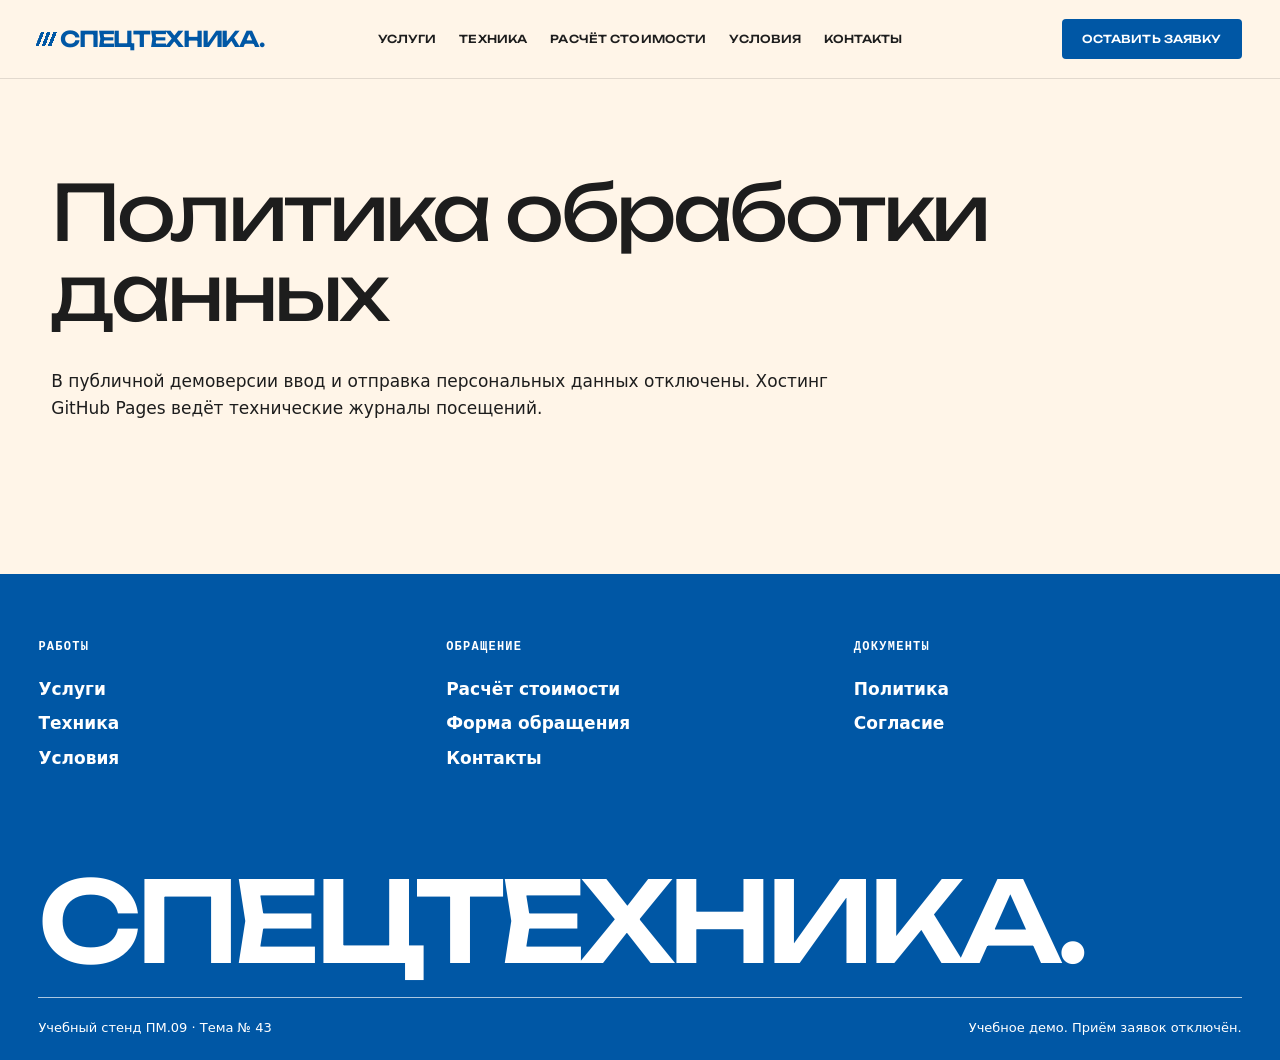
<file: privacy.html>
<!doctype html>
<html lang="ru"><head><meta http-equiv="Content-Security-Policy" content="default-src 'self'; script-src 'self'; style-src 'self' 'unsafe-inline'; img-src 'self' data:; font-src 'self'; connect-src 'none'; form-action 'none'; object-src 'none'; base-uri 'none'"><meta charset="utf-8"><meta name="viewport" content="width=device-width,initial-scale=1"><meta name="robots" content="noindex,nofollow"><title>Политика обработки данных · Спецтехника</title><link rel="preload" href="Unbounded.ttf" as="font" type="font/ttf" crossorigin=""><link rel="stylesheet" href="theme.css"><link rel="stylesheet" href="visual.css"><script defer="" src="demo.js"></script><script defer="" src="motion.js"></script></head><body class="inside">
 <a class="skip" href="#main">К содержанию</a>
 <header class="bar field-bar"><div class="wrap">
 <a href="index.html" class="brand"><i class="brand-mark" aria-hidden="true"></i>Спецтехника<span>.</span></a>
 <nav aria-label="Основное меню"><a href="services.html">Услуги</a><a href="equipment.html">Техника</a><a href="calculator.html">Расчёт стоимости</a><a href="conditions.html">Условия</a><a href="contacts.html">Контакты</a></nav>
 <a class="header-cta" href="request.html">Оставить заявку</a>
 <details class="menu"><summary aria-label="Меню"><span aria-hidden="true"></span></summary><nav aria-label="Мобильное меню"><a href="services.html">Услуги</a><a href="equipment.html">Техника</a><a href="calculator.html">Расчёт стоимости</a><a href="conditions.html">Условия</a><a href="contacts.html">Контакты</a><a class="menu-request" href="request.html">Оставить заявку</a></nav></details>
 </div></header>
 <main id="main" class="wrap page "><h1>Политика обработки данных</h1><p>В публичной демоверсии ввод и отправка персональных данных отключены. Хостинг GitHub Pages ведёт технические журналы посещений.</p></main>
 <footer class="field-footer inset">
 <div class="footer-nav">
 <div><h2>Работы</h2><a href="services.html">Услуги</a><a href="equipment.html">Техника</a><a href="conditions.html">Условия</a></div>
 <div><h2>Обращение</h2><a href="calculator.html">Расчёт стоимости</a><a href="request.html">Форма обращения</a><a href="contacts.html">Контакты</a></div>
 <div><h2>Документы</h2><a href="privacy.html">Политика</a><a href="consent.html">Согласие</a></div>
 </div>
 <a class="footer-word" href="index.html" aria-label="Спецтехника, на главную">Спецтехника.</a>
 <div class="footer-base"><span>Учебный стенд ПМ.09 · Тема № 43</span><span>Учебное демо. Приём заявок отключён.</span></div></footer>
 <dialog class="request-dialog" id="request-dialog" aria-labelledby="request-title" data-lenis-prevent="">
 <div class="request-dialog-head"><span class="request-signature"><i class="brand-mark" aria-hidden="true"></i>Спецтехника</span>
 <h2 id="request-title" tabindex="-1">Оставить заявку</h2>
 <button type="button" class="request-close" aria-label="Закрыть окно заявки"><span aria-hidden="true">×</span></button></div>
 <div data-request-content=""><p class="request-demo">Учебное демо. Заявки не принимаются.</p><div class="request-form"><div class="request-contacts"><label class="field">Имя<input disabled=""></label><label class="field">Телефон<input type="tel" disabled=""></label></div><details class="request-details"><summary>Расчёт стоимости</summary><section class="result"><span class="kicker">Пример расчёта</span><h2>4,80 м³</h2><p>20 × 0,30 × 0,80 м · грунт в естественном залегании.</p><strong class="price">12 500 ₽</strong><p>Пример для базовых условий участка: 5 оплачиваемых часов. Оператор и топливо включены. Доставка рассчитывается отдельно.</p></section></details><button disabled="" class="request-submit">Отправка отключена</button></div></div></dialog></body></html>
</file>
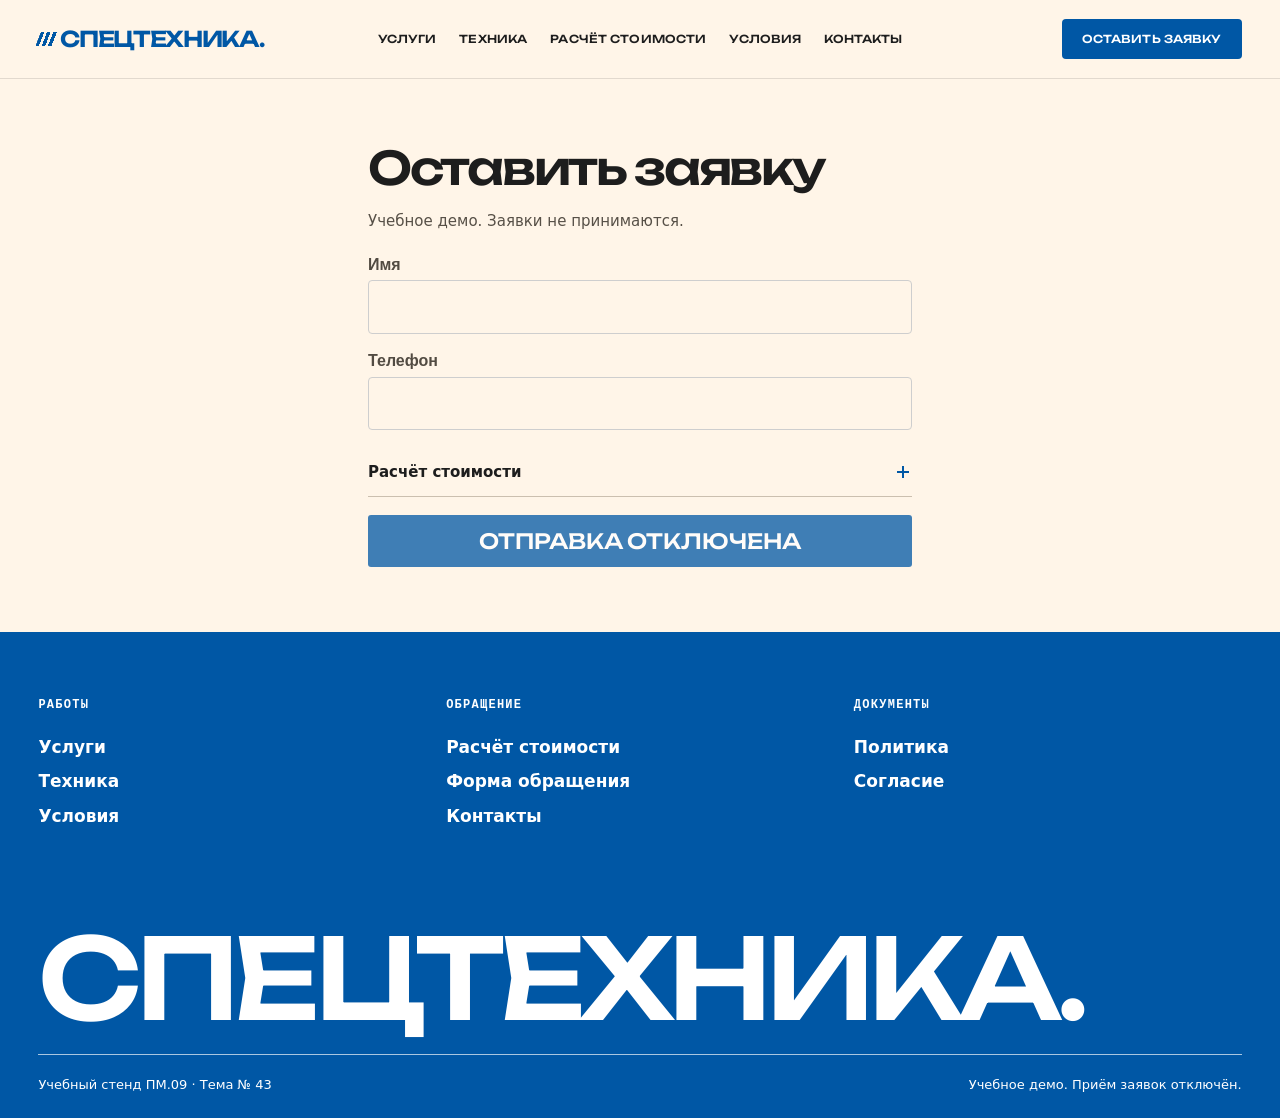
<file: request.html>
<!doctype html>
<html lang="ru"><head><meta http-equiv="Content-Security-Policy" content="default-src 'self'; script-src 'self'; style-src 'self' 'unsafe-inline'; img-src 'self' data:; font-src 'self'; connect-src 'none'; form-action 'none'; object-src 'none'; base-uri 'none'"><meta charset="utf-8"><meta name="viewport" content="width=device-width,initial-scale=1"><meta name="robots" content="noindex,nofollow"><title>Оставить заявку · Спецтехника</title><link rel="preload" href="Unbounded.ttf" as="font" type="font/ttf" crossorigin=""><link rel="stylesheet" href="theme.css"><link rel="stylesheet" href="visual.css"><script defer="" src="demo.js"></script><script defer="" src="motion.js"></script></head><body class="inside">
 <a class="skip" href="#main">К содержанию</a>
 <header class="bar field-bar"><div class="wrap">
 <a href="index.html" class="brand"><i class="brand-mark" aria-hidden="true"></i>Спецтехника<span>.</span></a>
 <nav aria-label="Основное меню"><a href="services.html">Услуги</a><a href="equipment.html">Техника</a><a href="calculator.html">Расчёт стоимости</a><a href="conditions.html">Условия</a><a href="contacts.html">Контакты</a></nav>
 <a class="header-cta" href="request.html">Оставить заявку</a>
 <details class="menu"><summary aria-label="Меню"><span aria-hidden="true"></span></summary><nav aria-label="Мобильное меню"><a href="services.html">Услуги</a><a href="equipment.html">Техника</a><a href="calculator.html">Расчёт стоимости</a><a href="conditions.html">Условия</a><a href="contacts.html">Контакты</a><a class="menu-request" href="request.html">Оставить заявку</a></nav></details>
 </div></header>
 <main id="main" class="wrap page request-page"><h1>Оставить заявку</h1><p class="request-demo">Учебное демо. Заявки не принимаются.</p><div class="request-form"><div class="request-contacts"><label class="field">Имя<input disabled=""></label><label class="field">Телефон<input type="tel" disabled=""></label></div><details class="request-details"><summary>Расчёт стоимости</summary><section class="result"><span class="kicker">Пример расчёта</span><h2>4,80 м³</h2><p>20 × 0,30 × 0,80 м · грунт в естественном залегании.</p><strong class="price">12 500 ₽</strong><p>Пример для базовых условий участка: 5 оплачиваемых часов. Оператор и топливо включены. Доставка рассчитывается отдельно.</p></section></details><button disabled="" class="request-submit">Отправка отключена</button></div></main>
 <footer class="field-footer inset">
 <div class="footer-nav">
 <div><h2>Работы</h2><a href="services.html">Услуги</a><a href="equipment.html">Техника</a><a href="conditions.html">Условия</a></div>
 <div><h2>Обращение</h2><a href="calculator.html">Расчёт стоимости</a><a href="request.html">Форма обращения</a><a href="contacts.html">Контакты</a></div>
 <div><h2>Документы</h2><a href="privacy.html">Политика</a><a href="consent.html">Согласие</a></div>
 </div>
 <a class="footer-word" href="index.html" aria-label="Спецтехника, на главную">Спецтехника.</a>
 <div class="footer-base"><span>Учебный стенд ПМ.09 · Тема № 43</span><span>Учебное демо. Приём заявок отключён.</span></div></footer>
 <dialog class="request-dialog" id="request-dialog" aria-labelledby="request-title" data-lenis-prevent="">
 <div class="request-dialog-head"><span class="request-signature"><i class="brand-mark" aria-hidden="true"></i>Спецтехника</span>
 <h2 id="request-title" tabindex="-1">Оставить заявку</h2>
 <button type="button" class="request-close" aria-label="Закрыть окно заявки"><span aria-hidden="true">×</span></button></div>
 <div data-request-content=""><p class="request-demo">Учебное демо. Заявки не принимаются.</p><div class="request-form"><div class="request-contacts"><label class="field">Имя<input disabled=""></label><label class="field">Телефон<input type="tel" disabled=""></label></div><details class="request-details"><summary>Расчёт стоимости</summary><section class="result"><span class="kicker">Пример расчёта</span><h2>4,80 м³</h2><p>20 × 0,30 × 0,80 м · грунт в естественном залегании.</p><strong class="price">12 500 ₽</strong><p>Пример для базовых условий участка: 5 оплачиваемых часов. Оператор и топливо включены. Доставка рассчитывается отдельно.</p></section></details><button disabled="" class="request-submit">Отправка отключена</button></div></div></dialog></body></html>
</file>
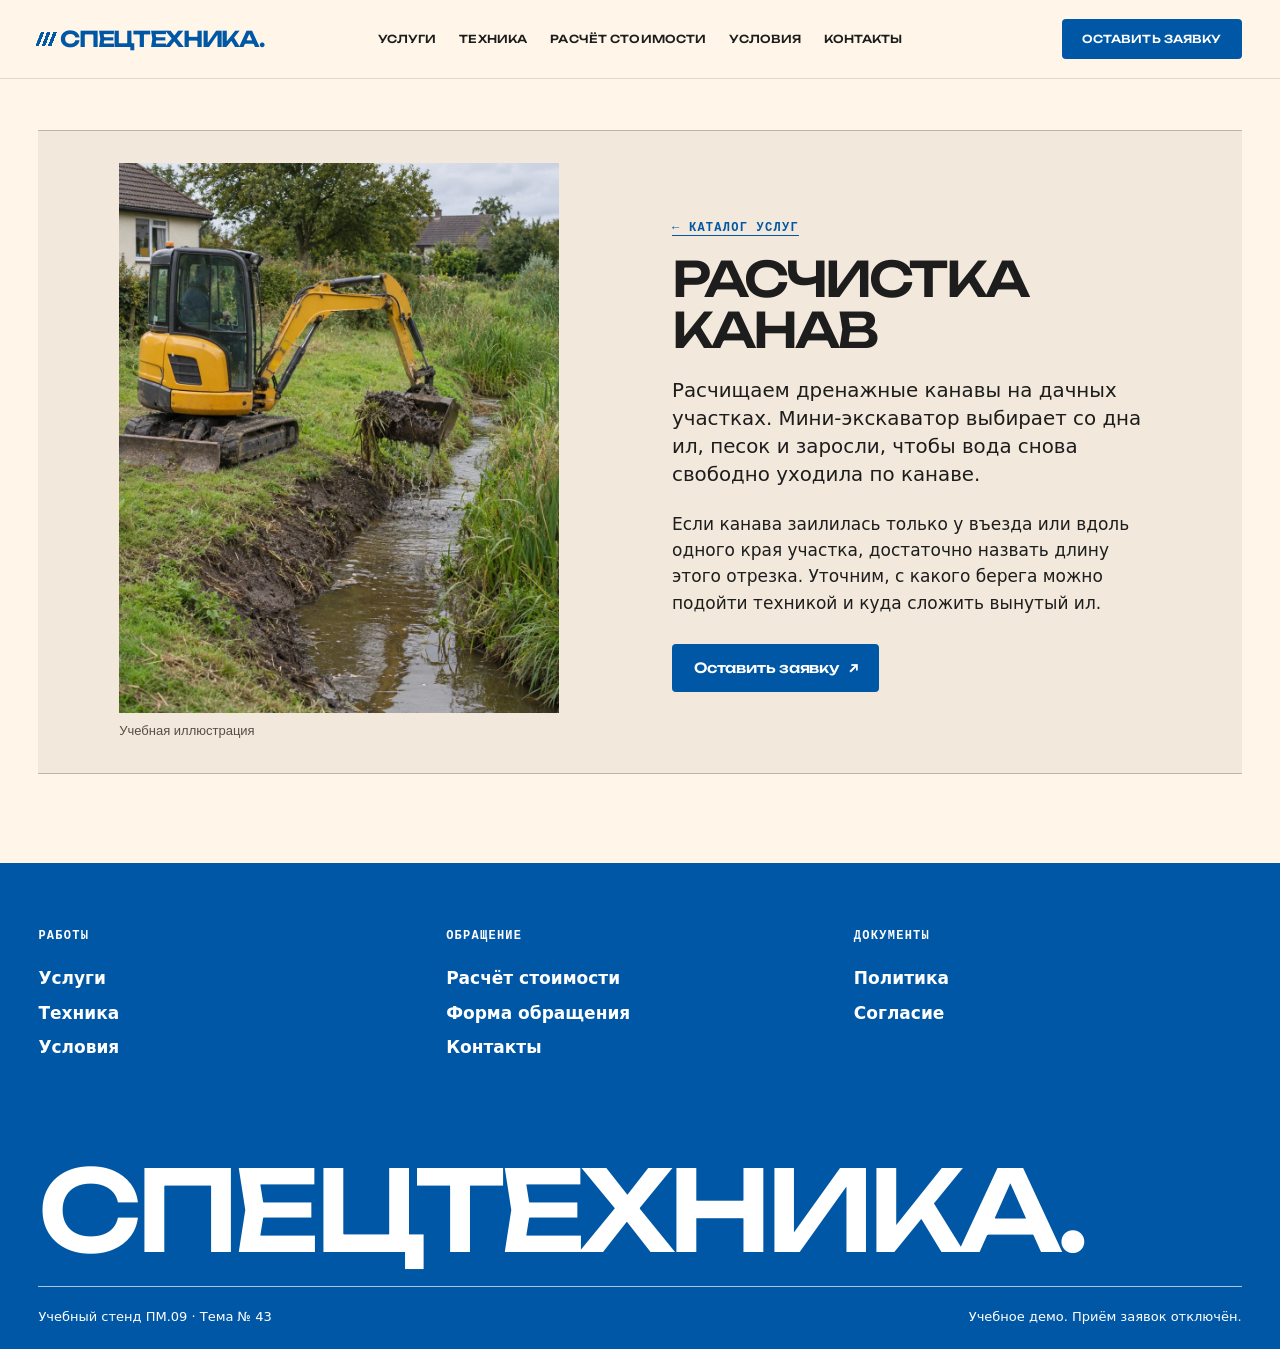
<file: services-ditch-clearing.html>
<!doctype html>
<html lang="ru"><head><meta http-equiv="Content-Security-Policy" content="default-src 'self'; script-src 'self'; style-src 'self' 'unsafe-inline'; img-src 'self' data:; font-src 'self'; connect-src 'none'; form-action 'none'; object-src 'none'; base-uri 'none'"><meta charset="utf-8"><meta name="viewport" content="width=device-width,initial-scale=1"><meta name="robots" content="noindex,nofollow"><title>Расчистка канав · Спецтехника</title><link rel="preload" href="Unbounded.ttf" as="font" type="font/ttf" crossorigin=""><link rel="stylesheet" href="theme.css"><link rel="stylesheet" href="visual.css"><script defer="" src="demo.js"></script><script defer="" src="motion.js"></script></head><body class="inside">
 <a class="skip" href="#main">К содержанию</a>
 <header class="bar field-bar"><div class="wrap">
 <a href="index.html" class="brand"><i class="brand-mark" aria-hidden="true"></i>Спецтехника<span>.</span></a>
 <nav aria-label="Основное меню"><a href="services.html">Услуги</a><a href="equipment.html">Техника</a><a href="calculator.html">Расчёт стоимости</a><a href="conditions.html">Условия</a><a href="contacts.html">Контакты</a></nav>
 <a class="header-cta" href="request.html">Оставить заявку</a>
 <details class="menu"><summary aria-label="Меню"><span aria-hidden="true"></span></summary><nav aria-label="Мобильное меню"><a href="services.html">Услуги</a><a href="equipment.html">Техника</a><a href="calculator.html">Расчёт стоимости</a><a href="conditions.html">Условия</a><a href="contacts.html">Контакты</a><a class="menu-request" href="request.html">Оставить заявку</a></nav></details>
 </div></header>
 <main id="main" class="wrap page detail"> <article class="field-feature">
   <figure class="field-plate portrait-plate">
  <img src="ditch-clearing-1000-v1.webp" alt="Ковш мини-экскаватора поднимает мокрый ил и корни из дренажной канавы">
  <figcaption>Учебная иллюстрация</figcaption>
 </figure>
  <div class="feature-copy">
   <a class="folio" href="services.html">← Каталог услуг</a><h1>Расчистка канав</h1>   <p class="feature-lead">Расчищаем дренажные канавы на дачных участках. Мини-экскаватор выбирает со дна ил, песок и заросли, чтобы вода снова свободно уходила по канаве.</p>
   <p>Если канава заилилась только у въезда или вдоль одного края участка, достаточно назвать длину этого отрезка. Уточним, с какого берега можно подойти техникой и куда сложить вынутый ил.</p>   <div class="feature-actions"><a class="button" href="request.html">Оставить заявку <span aria-hidden="true">↗</span></a></div>
  </div>
 </article>
</main>
 <footer class="field-footer inset">
 <div class="footer-nav">
 <div><h2>Работы</h2><a href="services.html">Услуги</a><a href="equipment.html">Техника</a><a href="conditions.html">Условия</a></div>
 <div><h2>Обращение</h2><a href="calculator.html">Расчёт стоимости</a><a href="request.html">Форма обращения</a><a href="contacts.html">Контакты</a></div>
 <div><h2>Документы</h2><a href="privacy.html">Политика</a><a href="consent.html">Согласие</a></div>
 </div>
 <a class="footer-word" href="index.html" aria-label="Спецтехника, на главную">Спецтехника.</a>
 <div class="footer-base"><span>Учебный стенд ПМ.09 · Тема № 43</span><span>Учебное демо. Приём заявок отключён.</span></div></footer>
 <dialog class="request-dialog" id="request-dialog" aria-labelledby="request-title" data-lenis-prevent="">
 <div class="request-dialog-head"><span class="request-signature"><i class="brand-mark" aria-hidden="true"></i>Спецтехника</span>
 <h2 id="request-title" tabindex="-1">Оставить заявку</h2>
 <button type="button" class="request-close" aria-label="Закрыть окно заявки"><span aria-hidden="true">×</span></button></div>
 <div data-request-content=""><p class="request-demo">Учебное демо. Заявки не принимаются.</p><div class="request-form"><div class="request-contacts"><label class="field">Имя<input disabled=""></label><label class="field">Телефон<input type="tel" disabled=""></label></div><details class="request-details"><summary>Расчёт стоимости</summary><section class="result"><span class="kicker">Пример расчёта</span><h2>4,80 м³</h2><p>20 × 0,30 × 0,80 м · грунт в естественном залегании.</p><strong class="price">12 500 ₽</strong><p>Пример для базовых условий участка: 5 оплачиваемых часов. Оператор и топливо включены. Доставка рассчитывается отдельно.</p></section></details><button disabled="" class="request-submit">Отправка отключена</button></div></div></dialog></body></html>
</file>
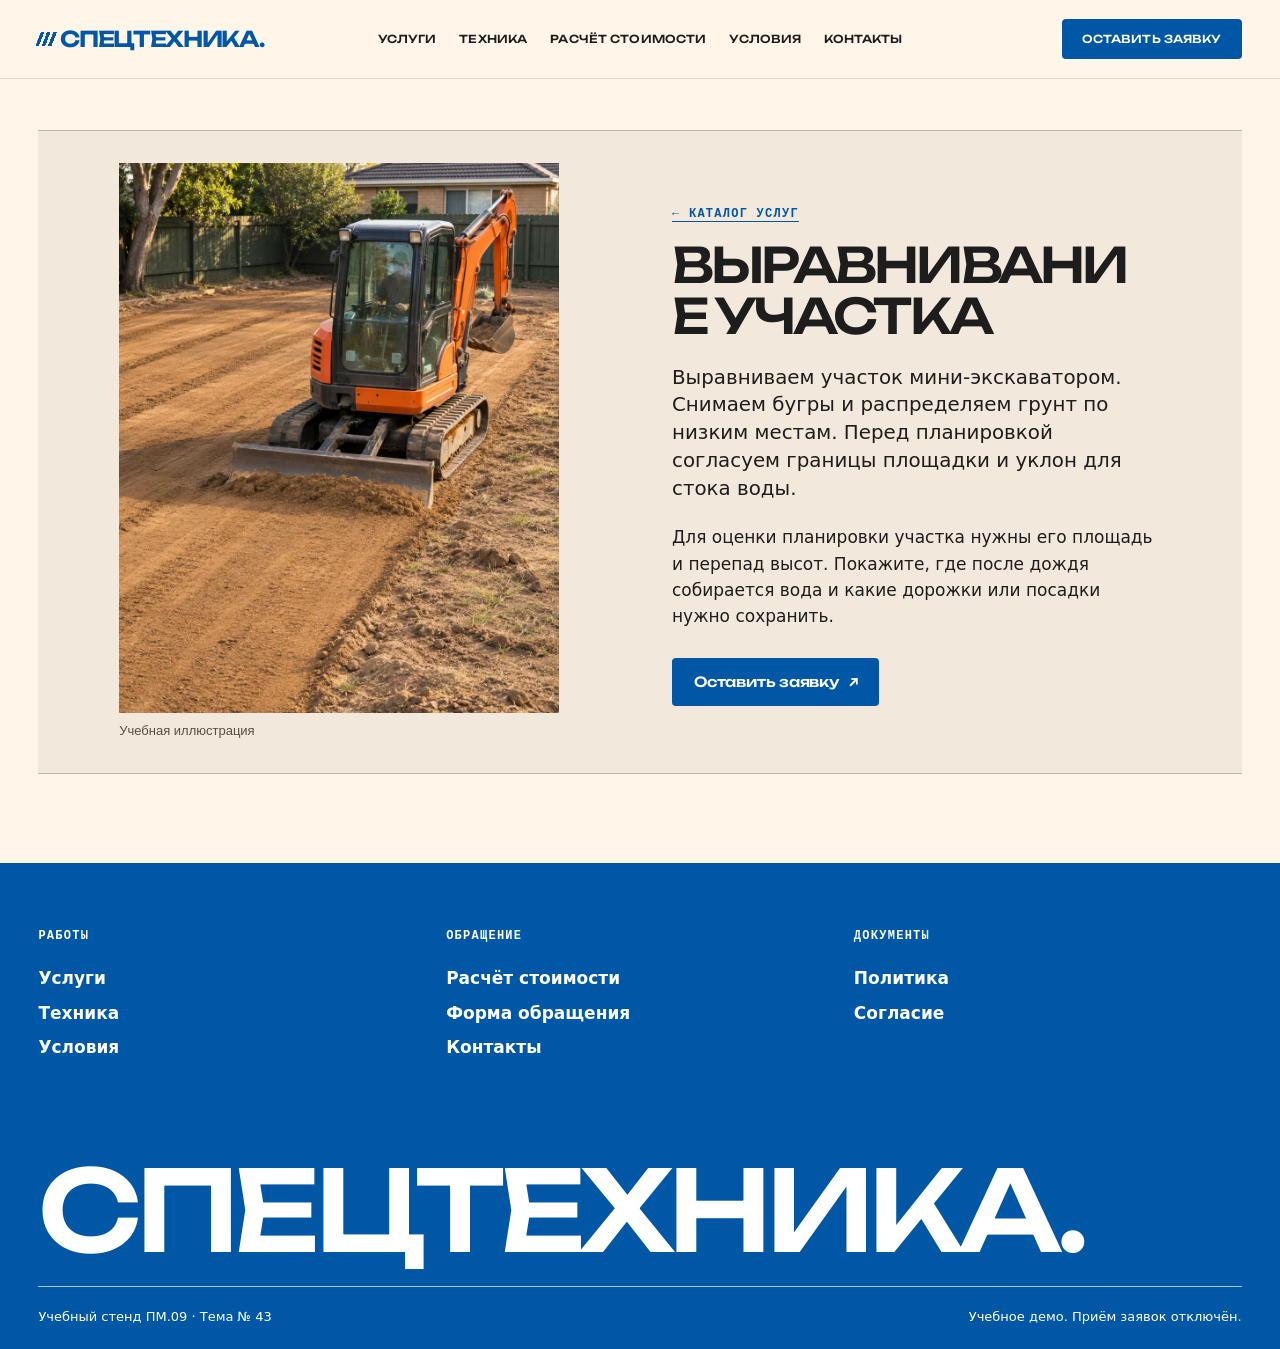
<file: services-land-grading.html>
<!doctype html>
<html lang="ru"><head><meta http-equiv="Content-Security-Policy" content="default-src 'self'; script-src 'self'; style-src 'self' 'unsafe-inline'; img-src 'self' data:; font-src 'self'; connect-src 'none'; form-action 'none'; object-src 'none'; base-uri 'none'"><meta charset="utf-8"><meta name="viewport" content="width=device-width,initial-scale=1"><meta name="robots" content="noindex,nofollow"><title>Выравнивание участка · Спецтехника</title><link rel="preload" href="Unbounded.ttf" as="font" type="font/ttf" crossorigin=""><link rel="stylesheet" href="theme.css"><link rel="stylesheet" href="visual.css"><script defer="" src="demo.js"></script><script defer="" src="motion.js"></script></head><body class="inside">
 <a class="skip" href="#main">К содержанию</a>
 <header class="bar field-bar"><div class="wrap">
 <a href="index.html" class="brand"><i class="brand-mark" aria-hidden="true"></i>Спецтехника<span>.</span></a>
 <nav aria-label="Основное меню"><a href="services.html">Услуги</a><a href="equipment.html">Техника</a><a href="calculator.html">Расчёт стоимости</a><a href="conditions.html">Условия</a><a href="contacts.html">Контакты</a></nav>
 <a class="header-cta" href="request.html">Оставить заявку</a>
 <details class="menu"><summary aria-label="Меню"><span aria-hidden="true"></span></summary><nav aria-label="Мобильное меню"><a href="services.html">Услуги</a><a href="equipment.html">Техника</a><a href="calculator.html">Расчёт стоимости</a><a href="conditions.html">Условия</a><a href="contacts.html">Контакты</a><a class="menu-request" href="request.html">Оставить заявку</a></nav></details>
 </div></header>
 <main id="main" class="wrap page detail"> <article class="field-feature">
   <figure class="field-plate portrait-plate">
  <img src="land-grading-1000-v1.webp" alt="Мини-экскаватор передним отвалом распределяет грунт по площадке">
  <figcaption>Учебная иллюстрация</figcaption>
 </figure>
  <div class="feature-copy">
   <a class="folio" href="services.html">← Каталог услуг</a><h1>Выравнивание участка</h1>   <p class="feature-lead">Выравниваем участок мини-экскаватором. Снимаем бугры и распределяем грунт по низким местам. Перед планировкой согласуем границы площадки и уклон для стока воды.</p>
   <p>Для оценки планировки участка нужны его площадь и перепад высот. Покажите, где после дождя собирается вода и какие дорожки или посадки нужно сохранить.</p>   <div class="feature-actions"><a class="button" href="request.html">Оставить заявку <span aria-hidden="true">↗</span></a></div>
  </div>
 </article>
</main>
 <footer class="field-footer inset">
 <div class="footer-nav">
 <div><h2>Работы</h2><a href="services.html">Услуги</a><a href="equipment.html">Техника</a><a href="conditions.html">Условия</a></div>
 <div><h2>Обращение</h2><a href="calculator.html">Расчёт стоимости</a><a href="request.html">Форма обращения</a><a href="contacts.html">Контакты</a></div>
 <div><h2>Документы</h2><a href="privacy.html">Политика</a><a href="consent.html">Согласие</a></div>
 </div>
 <a class="footer-word" href="index.html" aria-label="Спецтехника, на главную">Спецтехника.</a>
 <div class="footer-base"><span>Учебный стенд ПМ.09 · Тема № 43</span><span>Учебное демо. Приём заявок отключён.</span></div></footer>
 <dialog class="request-dialog" id="request-dialog" aria-labelledby="request-title" data-lenis-prevent="">
 <div class="request-dialog-head"><span class="request-signature"><i class="brand-mark" aria-hidden="true"></i>Спецтехника</span>
 <h2 id="request-title" tabindex="-1">Оставить заявку</h2>
 <button type="button" class="request-close" aria-label="Закрыть окно заявки"><span aria-hidden="true">×</span></button></div>
 <div data-request-content=""><p class="request-demo">Учебное демо. Заявки не принимаются.</p><div class="request-form"><div class="request-contacts"><label class="field">Имя<input disabled=""></label><label class="field">Телефон<input type="tel" disabled=""></label></div><details class="request-details"><summary>Расчёт стоимости</summary><section class="result"><span class="kicker">Пример расчёта</span><h2>4,80 м³</h2><p>20 × 0,30 × 0,80 м · грунт в естественном залегании.</p><strong class="price">12 500 ₽</strong><p>Пример для базовых условий участка: 5 оплачиваемых часов. Оператор и топливо включены. Доставка рассчитывается отдельно.</p></section></details><button disabled="" class="request-submit">Отправка отключена</button></div></div></dialog></body></html>
</file>
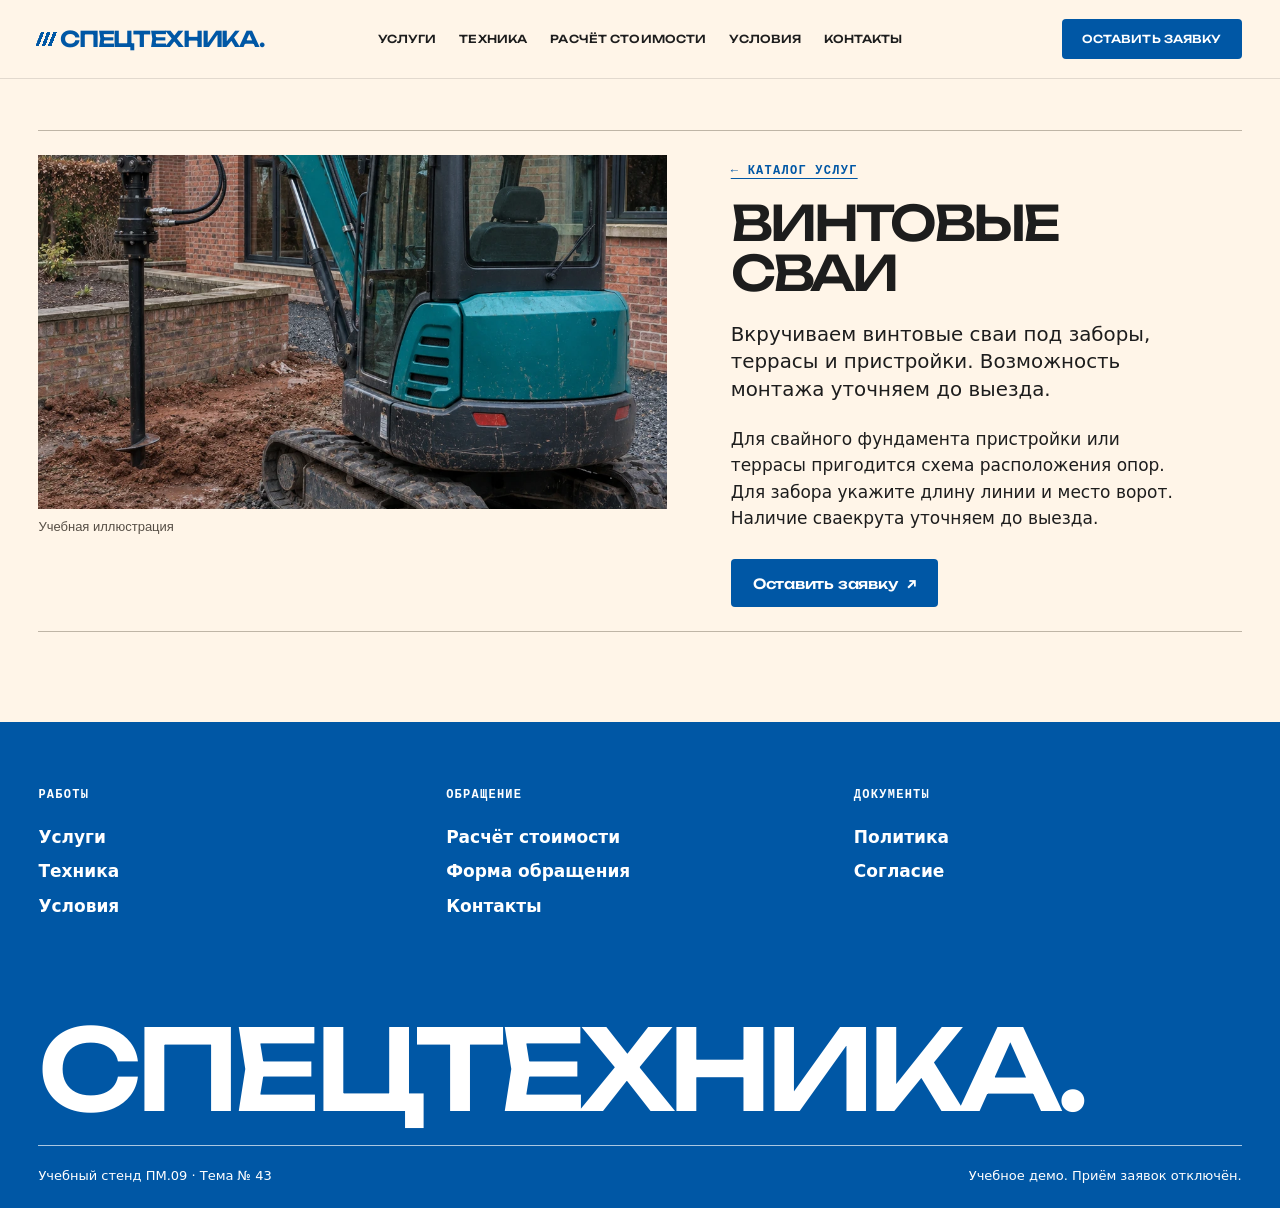
<file: services-screw-piles.html>
<!doctype html>
<html lang="ru"><head><meta http-equiv="Content-Security-Policy" content="default-src 'self'; script-src 'self'; style-src 'self' 'unsafe-inline'; img-src 'self' data:; font-src 'self'; connect-src 'none'; form-action 'none'; object-src 'none'; base-uri 'none'"><meta charset="utf-8"><meta name="viewport" content="width=device-width,initial-scale=1"><meta name="robots" content="noindex,nofollow"><title>Винтовые сваи · Спецтехника</title><link rel="preload" href="Unbounded.ttf" as="font" type="font/ttf" crossorigin=""><link rel="stylesheet" href="theme.css"><link rel="stylesheet" href="visual.css"><script defer="" src="demo.js"></script><script defer="" src="motion.js"></script></head><body class="inside">
 <a class="skip" href="#main">К содержанию</a>
 <header class="bar field-bar"><div class="wrap">
 <a href="index.html" class="brand"><i class="brand-mark" aria-hidden="true"></i>Спецтехника<span>.</span></a>
 <nav aria-label="Основное меню"><a href="services.html">Услуги</a><a href="equipment.html">Техника</a><a href="calculator.html">Расчёт стоимости</a><a href="conditions.html">Условия</a><a href="contacts.html">Контакты</a></nav>
 <a class="header-cta" href="request.html">Оставить заявку</a>
 <details class="menu"><summary aria-label="Меню"><span aria-hidden="true"></span></summary><nav aria-label="Мобильное меню"><a href="services.html">Услуги</a><a href="equipment.html">Техника</a><a href="calculator.html">Расчёт стоимости</a><a href="conditions.html">Условия</a><a href="contacts.html">Контакты</a><a class="menu-request" href="request.html">Оставить заявку</a></nav></details>
 </div></header>
 <main id="main" class="wrap page detail"> <article class="field-feature">
   <figure class="field-plate">
  <img src="piles-1000-v4.webp" alt="Вращатель на стреле удерживает винтовую сваю вертикально">
  <figcaption>Учебная иллюстрация</figcaption>
 </figure>
  <div class="feature-copy">
   <a class="folio" href="services.html">← Каталог услуг</a><h1>Винтовые сваи</h1>   <p class="feature-lead">Вкручиваем винтовые сваи под заборы, террасы и пристройки. Возможность монтажа уточняем до выезда.</p>
   <p>Для свайного фундамента пристройки или террасы пригодится схема расположения опор. Для забора укажите длину линии и место ворот. Наличие сваекрута уточняем до выезда.</p>   <div class="feature-actions"><a class="button" href="request.html">Оставить заявку <span aria-hidden="true">↗</span></a></div>
  </div>
 </article>
</main>
 <footer class="field-footer inset">
 <div class="footer-nav">
 <div><h2>Работы</h2><a href="services.html">Услуги</a><a href="equipment.html">Техника</a><a href="conditions.html">Условия</a></div>
 <div><h2>Обращение</h2><a href="calculator.html">Расчёт стоимости</a><a href="request.html">Форма обращения</a><a href="contacts.html">Контакты</a></div>
 <div><h2>Документы</h2><a href="privacy.html">Политика</a><a href="consent.html">Согласие</a></div>
 </div>
 <a class="footer-word" href="index.html" aria-label="Спецтехника, на главную">Спецтехника.</a>
 <div class="footer-base"><span>Учебный стенд ПМ.09 · Тема № 43</span><span>Учебное демо. Приём заявок отключён.</span></div></footer>
 <dialog class="request-dialog" id="request-dialog" aria-labelledby="request-title" data-lenis-prevent="">
 <div class="request-dialog-head"><span class="request-signature"><i class="brand-mark" aria-hidden="true"></i>Спецтехника</span>
 <h2 id="request-title" tabindex="-1">Оставить заявку</h2>
 <button type="button" class="request-close" aria-label="Закрыть окно заявки"><span aria-hidden="true">×</span></button></div>
 <div data-request-content=""><p class="request-demo">Учебное демо. Заявки не принимаются.</p><div class="request-form"><div class="request-contacts"><label class="field">Имя<input disabled=""></label><label class="field">Телефон<input type="tel" disabled=""></label></div><details class="request-details"><summary>Расчёт стоимости</summary><section class="result"><span class="kicker">Пример расчёта</span><h2>4,80 м³</h2><p>20 × 0,30 × 0,80 м · грунт в естественном залегании.</p><strong class="price">12 500 ₽</strong><p>Пример для базовых условий участка: 5 оплачиваемых часов. Оператор и топливо включены. Доставка рассчитывается отдельно.</p></section></details><button disabled="" class="request-submit">Отправка отключена</button></div></div></dialog></body></html>
</file>
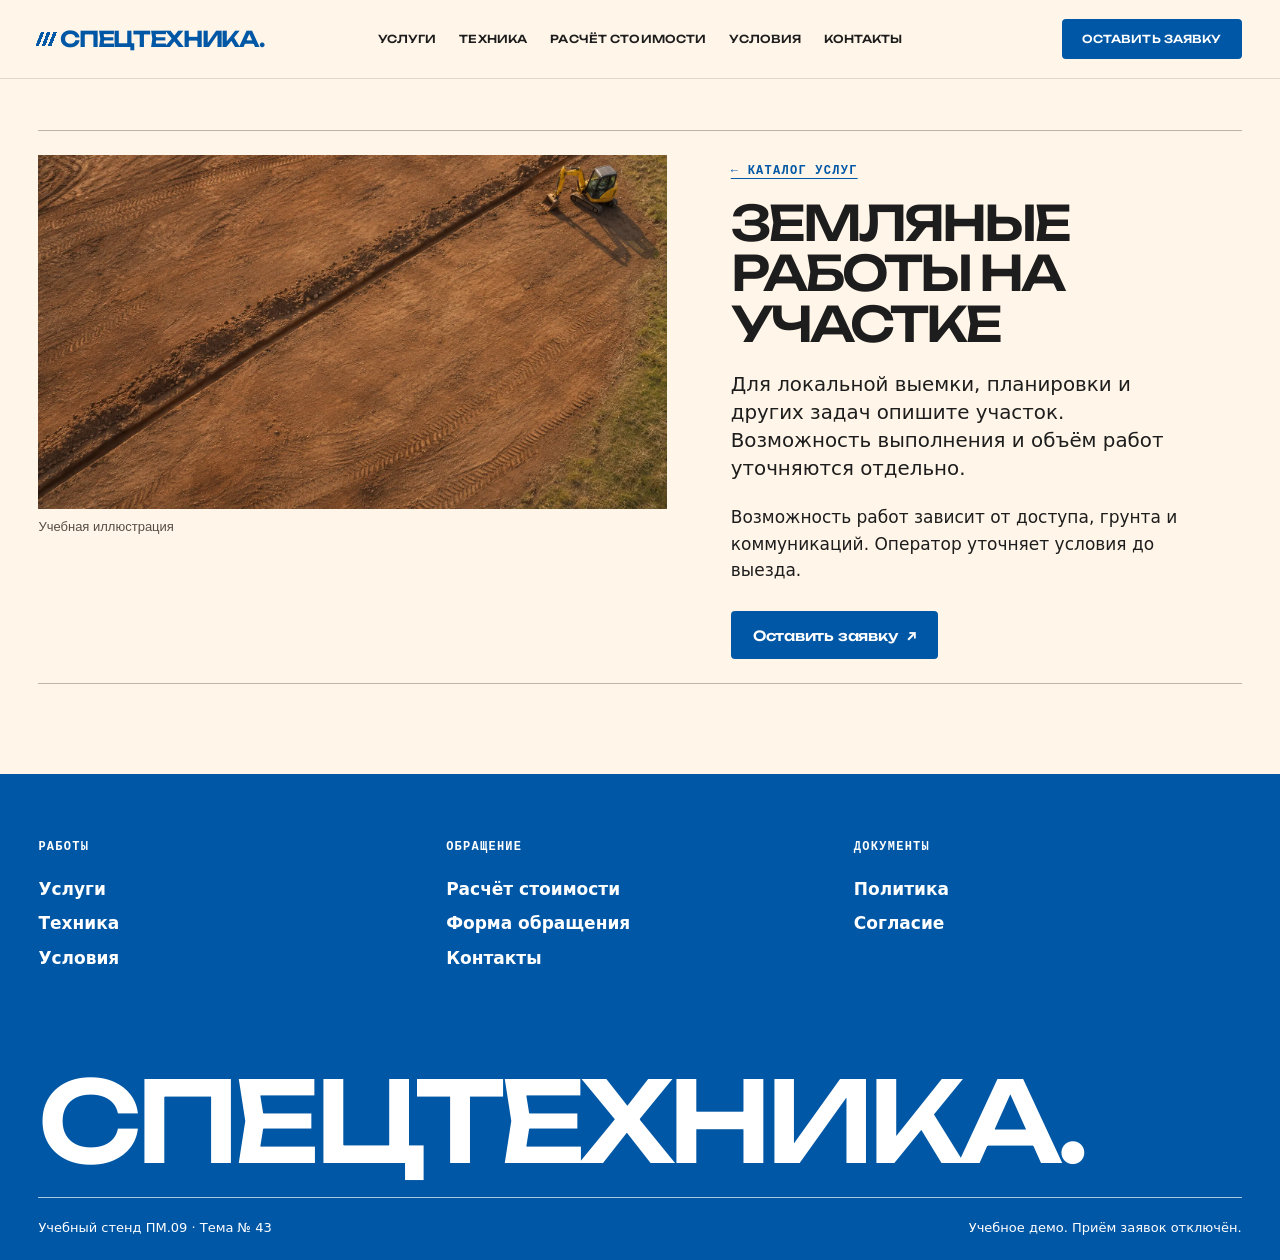
<file: services-site-work.html>
<!doctype html>
<html lang="ru"><head><meta http-equiv="Content-Security-Policy" content="default-src 'self'; script-src 'self'; style-src 'self' 'unsafe-inline'; img-src 'self' data:; font-src 'self'; connect-src 'none'; form-action 'none'; object-src 'none'; base-uri 'none'"><meta charset="utf-8"><meta name="viewport" content="width=device-width,initial-scale=1"><meta name="robots" content="noindex,nofollow"><title>Земляные работы на участке · Спецтехника</title><link rel="preload" href="Unbounded.ttf" as="font" type="font/ttf" crossorigin=""><link rel="stylesheet" href="theme.css"><link rel="stylesheet" href="visual.css"><script defer="" src="demo.js"></script><script defer="" src="motion.js"></script></head><body class="inside">
 <a class="skip" href="#main">К содержанию</a>
 <header class="bar field-bar"><div class="wrap">
 <a href="index.html" class="brand"><i class="brand-mark" aria-hidden="true"></i>Спецтехника<span>.</span></a>
 <nav aria-label="Основное меню"><a href="services.html">Услуги</a><a href="equipment.html">Техника</a><a href="calculator.html">Расчёт стоимости</a><a href="conditions.html">Условия</a><a href="contacts.html">Контакты</a></nav>
 <a class="header-cta" href="request.html">Оставить заявку</a>
 <details class="menu"><summary aria-label="Меню"><span aria-hidden="true"></span></summary><nav aria-label="Мобильное меню"><a href="services.html">Услуги</a><a href="equipment.html">Техника</a><a href="calculator.html">Расчёт стоимости</a><a href="conditions.html">Условия</a><a href="contacts.html">Контакты</a><a class="menu-request" href="request.html">Оставить заявку</a></nav></details>
 </div></header>
 <main id="main" class="wrap page detail"> <article class="field-feature">
   <figure class="field-plate">
  <img src="field-1672.webp" alt="Земляные работы на участке, вид сверху">
  <figcaption>Учебная иллюстрация</figcaption>
 </figure>
  <div class="feature-copy">
   <a class="folio" href="services.html">← Каталог услуг</a><h1>Земляные работы на участке</h1>   <p class="feature-lead">Для локальной выемки, планировки и других задач опишите участок. Возможность выполнения и объём работ уточняются отдельно.</p>
   <p>Возможность работ зависит от доступа, грунта и коммуникаций. Оператор уточняет условия до выезда.</p>   <div class="feature-actions"><a class="button" href="request.html">Оставить заявку <span aria-hidden="true">↗</span></a></div>
  </div>
 </article>
</main>
 <footer class="field-footer inset">
 <div class="footer-nav">
 <div><h2>Работы</h2><a href="services.html">Услуги</a><a href="equipment.html">Техника</a><a href="conditions.html">Условия</a></div>
 <div><h2>Обращение</h2><a href="calculator.html">Расчёт стоимости</a><a href="request.html">Форма обращения</a><a href="contacts.html">Контакты</a></div>
 <div><h2>Документы</h2><a href="privacy.html">Политика</a><a href="consent.html">Согласие</a></div>
 </div>
 <a class="footer-word" href="index.html" aria-label="Спецтехника, на главную">Спецтехника.</a>
 <div class="footer-base"><span>Учебный стенд ПМ.09 · Тема № 43</span><span>Учебное демо. Приём заявок отключён.</span></div></footer>
 <dialog class="request-dialog" id="request-dialog" aria-labelledby="request-title" data-lenis-prevent="">
 <div class="request-dialog-head"><span class="request-signature"><i class="brand-mark" aria-hidden="true"></i>Спецтехника</span>
 <h2 id="request-title" tabindex="-1">Оставить заявку</h2>
 <button type="button" class="request-close" aria-label="Закрыть окно заявки"><span aria-hidden="true">×</span></button></div>
 <div data-request-content=""><p class="request-demo">Учебное демо. Заявки не принимаются.</p><div class="request-form"><div class="request-contacts"><label class="field">Имя<input disabled=""></label><label class="field">Телефон<input type="tel" disabled=""></label></div><details class="request-details"><summary>Расчёт стоимости</summary><section class="result"><span class="kicker">Пример расчёта</span><h2>4,80 м³</h2><p>20 × 0,30 × 0,80 м · грунт в естественном залегании.</p><strong class="price">12 500 ₽</strong><p>Пример для базовых условий участка: 5 оплачиваемых часов. Оператор и топливо включены. Доставка рассчитывается отдельно.</p></section></details><button disabled="" class="request-submit">Отправка отключена</button></div></div></dialog></body></html>
</file>
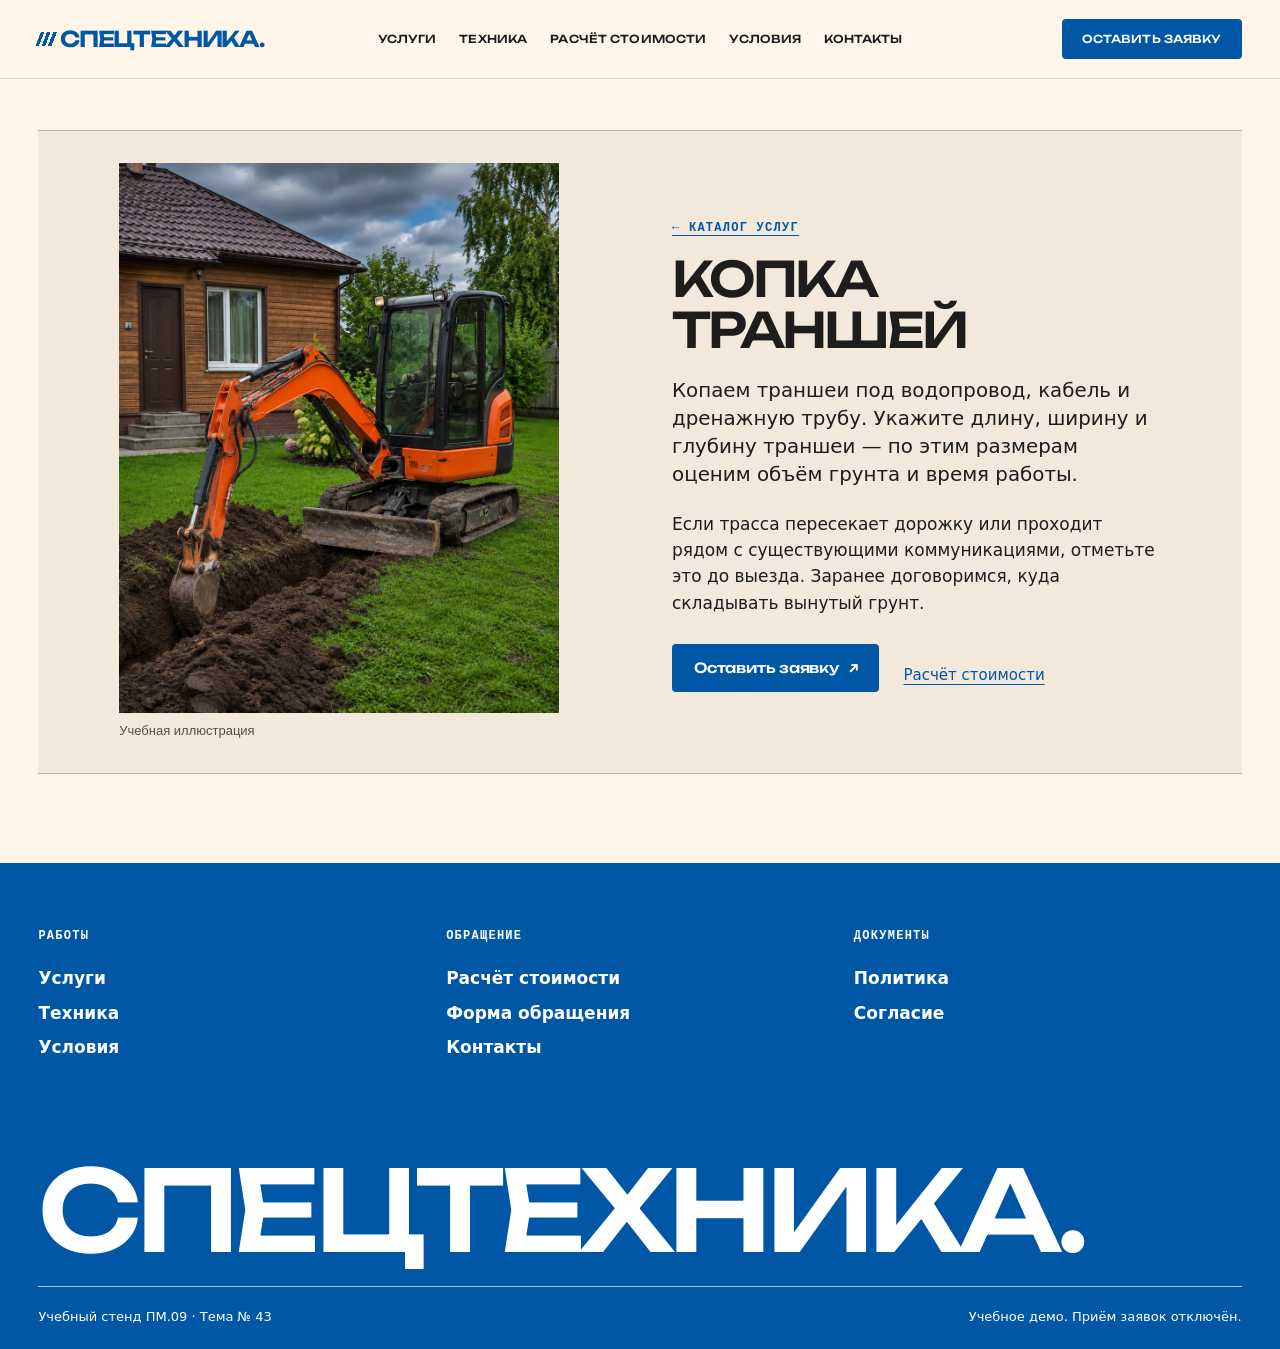
<file: services-trenches.html>
<!doctype html>
<html lang="ru"><head><meta http-equiv="Content-Security-Policy" content="default-src 'self'; script-src 'self'; style-src 'self' 'unsafe-inline'; img-src 'self' data:; font-src 'self'; connect-src 'none'; form-action 'none'; object-src 'none'; base-uri 'none'"><meta charset="utf-8"><meta name="viewport" content="width=device-width,initial-scale=1"><meta name="robots" content="noindex,nofollow"><title>Копка траншей · Спецтехника</title><link rel="preload" href="Unbounded.ttf" as="font" type="font/ttf" crossorigin=""><link rel="stylesheet" href="theme.css"><link rel="stylesheet" href="visual.css"><script defer="" src="demo.js"></script><script defer="" src="motion.js"></script></head><body class="inside">
 <a class="skip" href="#main">К содержанию</a>
 <header class="bar field-bar"><div class="wrap">
 <a href="index.html" class="brand"><i class="brand-mark" aria-hidden="true"></i>Спецтехника<span>.</span></a>
 <nav aria-label="Основное меню"><a href="services.html">Услуги</a><a href="equipment.html">Техника</a><a href="calculator.html">Расчёт стоимости</a><a href="conditions.html">Условия</a><a href="contacts.html">Контакты</a></nav>
 <a class="header-cta" href="request.html">Оставить заявку</a>
 <details class="menu"><summary aria-label="Меню"><span aria-hidden="true"></span></summary><nav aria-label="Мобильное меню"><a href="services.html">Услуги</a><a href="equipment.html">Техника</a><a href="calculator.html">Расчёт стоимости</a><a href="conditions.html">Условия</a><a href="contacts.html">Контакты</a><a class="menu-request" href="request.html">Оставить заявку</a></nav></details>
 </div></header>
 <main id="main" class="wrap page detail"> <article class="field-feature">
   <figure class="field-plate portrait-plate">
  <img src="trench-1000-v3.webp" alt="Мини-экскаватор с узким ковшом копает траншею рядом с домом">
  <figcaption>Учебная иллюстрация</figcaption>
 </figure>
  <div class="feature-copy">
   <a class="folio" href="services.html">← Каталог услуг</a><h1>Копка траншей</h1>   <p class="feature-lead">Копаем траншеи под водопровод, кабель и дренажную трубу. Укажите длину, ширину и глубину траншеи — по этим размерам оценим объём грунта и время работы.</p>
   <p>Если трасса пересекает дорожку или проходит рядом с существующими коммуникациями, отметьте это до выезда. Заранее договоримся, куда складывать вынутый грунт.</p>   <div class="feature-actions"><a class="button" href="request.html">Оставить заявку <span aria-hidden="true">↗</span></a><a class="minor-link" href="calculator.html">Расчёт стоимости</a></div>
  </div>
 </article>
</main>
 <footer class="field-footer inset">
 <div class="footer-nav">
 <div><h2>Работы</h2><a href="services.html">Услуги</a><a href="equipment.html">Техника</a><a href="conditions.html">Условия</a></div>
 <div><h2>Обращение</h2><a href="calculator.html">Расчёт стоимости</a><a href="request.html">Форма обращения</a><a href="contacts.html">Контакты</a></div>
 <div><h2>Документы</h2><a href="privacy.html">Политика</a><a href="consent.html">Согласие</a></div>
 </div>
 <a class="footer-word" href="index.html" aria-label="Спецтехника, на главную">Спецтехника.</a>
 <div class="footer-base"><span>Учебный стенд ПМ.09 · Тема № 43</span><span>Учебное демо. Приём заявок отключён.</span></div></footer>
 <dialog class="request-dialog" id="request-dialog" aria-labelledby="request-title" data-lenis-prevent="">
 <div class="request-dialog-head"><span class="request-signature"><i class="brand-mark" aria-hidden="true"></i>Спецтехника</span>
 <h2 id="request-title" tabindex="-1">Оставить заявку</h2>
 <button type="button" class="request-close" aria-label="Закрыть окно заявки"><span aria-hidden="true">×</span></button></div>
 <div data-request-content=""><p class="request-demo">Учебное демо. Заявки не принимаются.</p><div class="request-form"><div class="request-contacts"><label class="field">Имя<input disabled=""></label><label class="field">Телефон<input type="tel" disabled=""></label></div><details class="request-details"><summary>Расчёт стоимости</summary><section class="result"><span class="kicker">Пример расчёта</span><h2>4,80 м³</h2><p>20 × 0,30 × 0,80 м · грунт в естественном залегании.</p><strong class="price">12 500 ₽</strong><p>Пример для базовых условий участка: 5 оплачиваемых часов. Оператор и топливо включены. Доставка рассчитывается отдельно.</p></section></details><button disabled="" class="request-submit">Отправка отключена</button></div></div></dialog></body></html>
</file>
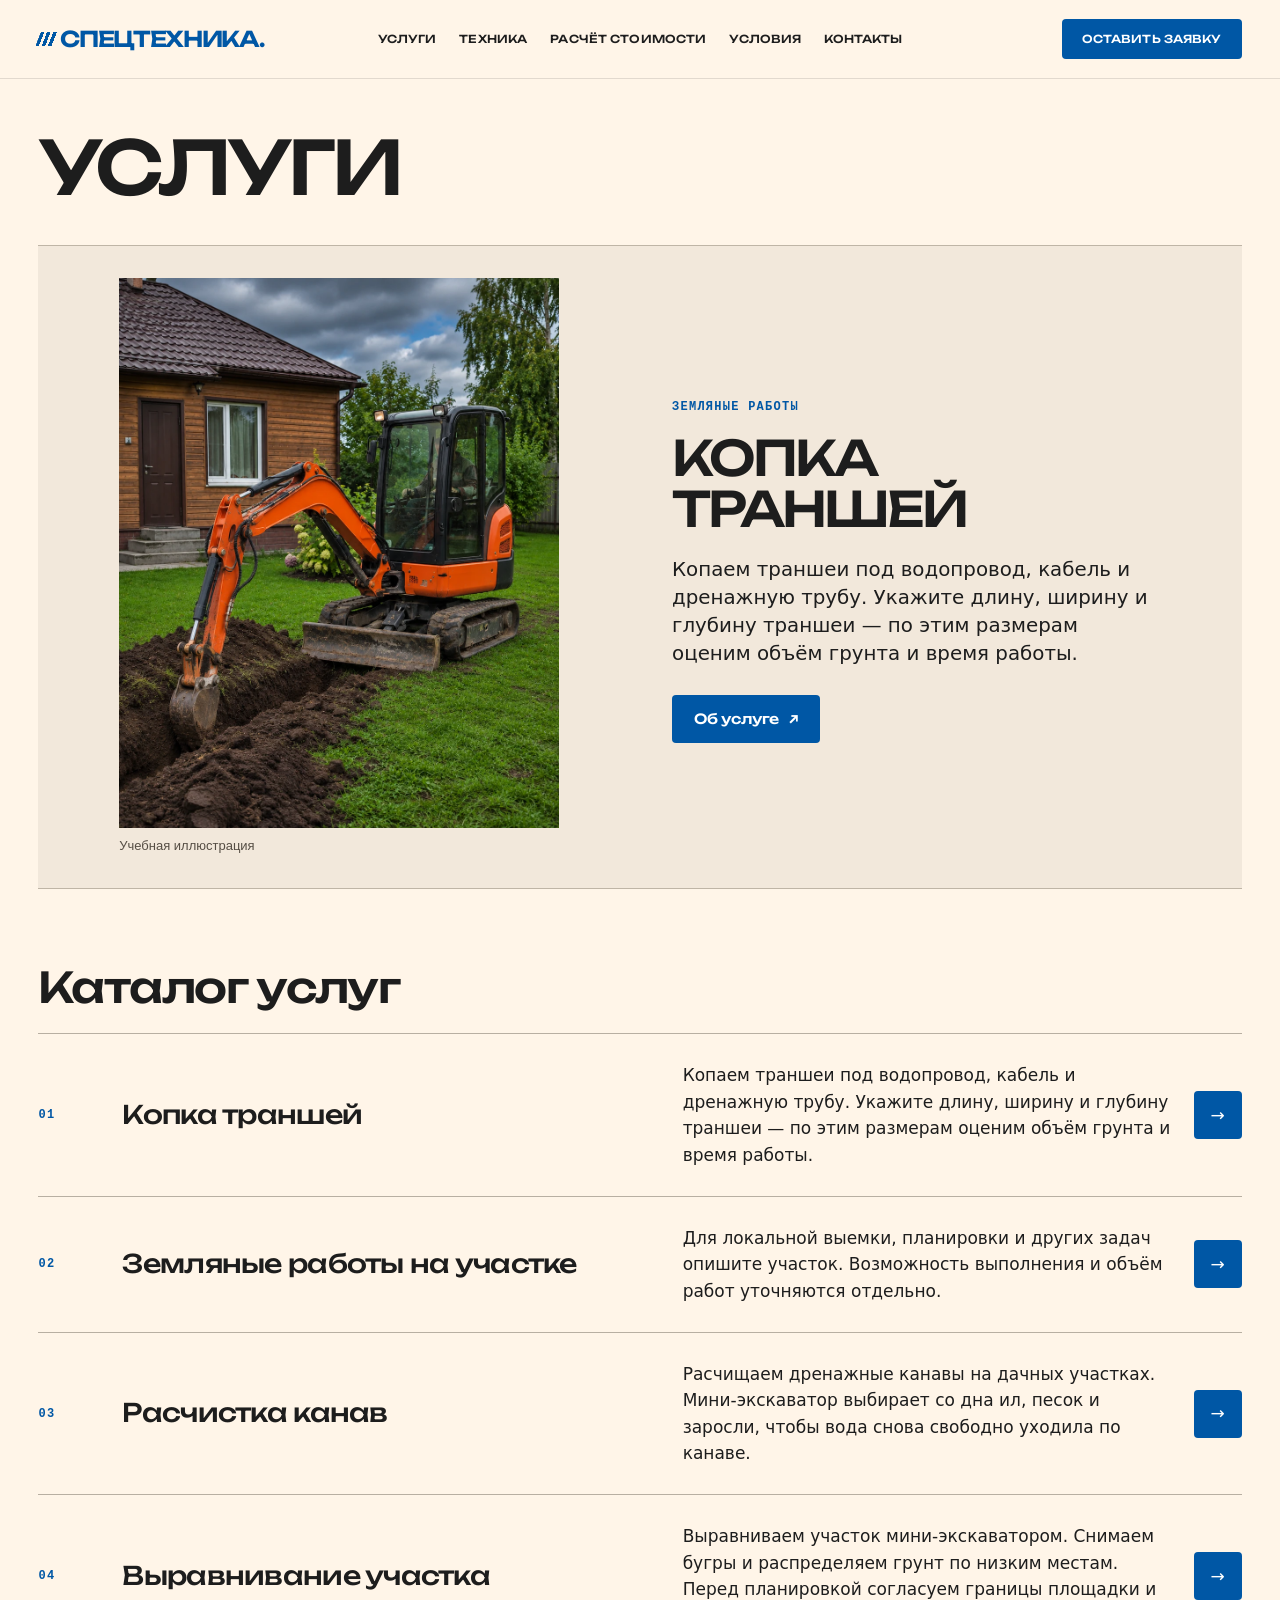
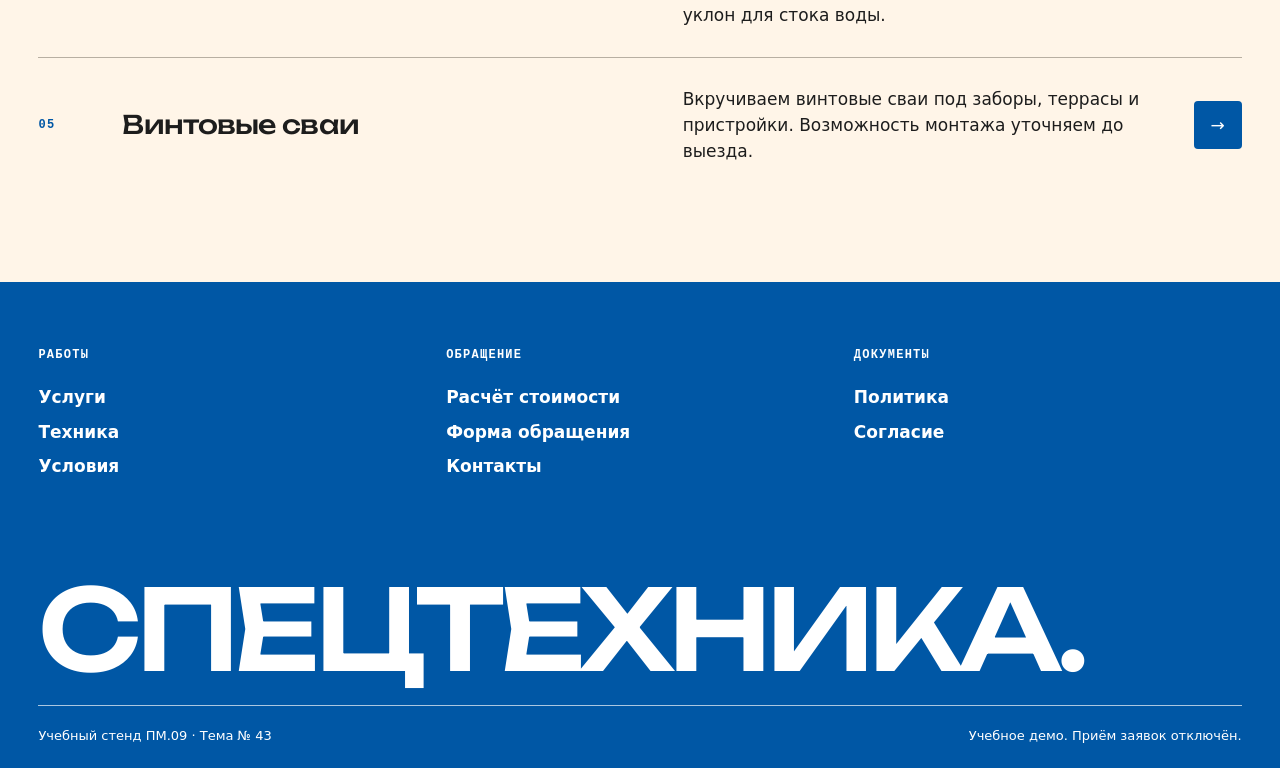
<file: services.html>
<!doctype html>
<html lang="ru"><head><meta http-equiv="Content-Security-Policy" content="default-src 'self'; script-src 'self'; style-src 'self' 'unsafe-inline'; img-src 'self' data:; font-src 'self'; connect-src 'none'; form-action 'none'; object-src 'none'; base-uri 'none'"><meta charset="utf-8"><meta name="viewport" content="width=device-width,initial-scale=1"><meta name="robots" content="noindex,nofollow"><title>Услуги · Спецтехника</title><link rel="preload" href="Unbounded.ttf" as="font" type="font/ttf" crossorigin=""><link rel="stylesheet" href="theme.css"><link rel="stylesheet" href="visual.css"><script defer="" src="demo.js"></script><script defer="" src="motion.js"></script></head><body class="inside">
 <a class="skip" href="#main">К содержанию</a>
 <header class="bar field-bar"><div class="wrap">
 <a href="index.html" class="brand"><i class="brand-mark" aria-hidden="true"></i>Спецтехника<span>.</span></a>
 <nav aria-label="Основное меню"><a href="services.html">Услуги</a><a href="equipment.html">Техника</a><a href="calculator.html">Расчёт стоимости</a><a href="conditions.html">Условия</a><a href="contacts.html">Контакты</a></nav>
 <a class="header-cta" href="request.html">Оставить заявку</a>
 <details class="menu"><summary aria-label="Меню"><span aria-hidden="true"></span></summary><nav aria-label="Мобильное меню"><a href="services.html">Услуги</a><a href="equipment.html">Техника</a><a href="calculator.html">Расчёт стоимости</a><a href="conditions.html">Условия</a><a href="contacts.html">Контакты</a><a class="menu-request" href="request.html">Оставить заявку</a></nav></details>
 </div></header>
 <main id="main" class="wrap page catalogue"><h1>Услуги</h1> <article class="field-feature">
   <figure class="field-plate portrait-plate">
  <img src="trench-1000-v3.webp" alt="Мини-экскаватор с узким ковшом копает траншею рядом с домом">
  <figcaption>Учебная иллюстрация</figcaption>
 </figure>
  <div class="feature-copy">
   <p class="folio">Земляные работы</p><h2>Копка траншей</h2>   <p class="feature-lead">Копаем траншеи под водопровод, кабель и дренажную трубу. Укажите длину, ширину и глубину траншеи — по этим размерам оценим объём грунта и время работы.</p>
      <div class="feature-actions"><a class="button" href="services-trenches.html">Об услуге <span aria-hidden="true">↗</span></a></div>
  </div>
 </article>
<section class="catalogue-list"><h2>Каталог услуг</h2> <article class="row"><span class="serial">01</span><h3>Копка траншей</h3><p>Копаем траншеи под водопровод, кабель и дренажную трубу. Укажите длину, ширину и глубину траншеи — по этим размерам оценим объём грунта и время работы.</p><a class="arrow" aria-label="Копка траншей" href="services-trenches.html">→</a></article> <article class="row"><span class="serial">02</span><h3>Земляные работы на участке</h3><p>Для локальной выемки, планировки и других задач опишите участок. Возможность выполнения и объём работ уточняются отдельно.</p><a class="arrow" aria-label="Земляные работы на участке" href="services-site-work.html">→</a></article> <article class="row"><span class="serial">03</span><h3>Расчистка канав</h3><p>Расчищаем дренажные канавы на дачных участках. Мини-экскаватор выбирает со дна ил, песок и заросли, чтобы вода снова свободно уходила по канаве.</p><a class="arrow" aria-label="Расчистка канав" href="services-ditch-clearing.html">→</a></article> <article class="row"><span class="serial">04</span><h3>Выравнивание участка</h3><p>Выравниваем участок мини-экскаватором. Снимаем бугры и распределяем грунт по низким местам. Перед планировкой согласуем границы площадки и уклон для стока воды.</p><a class="arrow" aria-label="Выравнивание участка" href="services-land-grading.html">→</a></article> <article class="row"><span class="serial">05</span><h3>Винтовые сваи</h3><p>Вкручиваем винтовые сваи под заборы, террасы и пристройки. Возможность монтажа уточняем до выезда.</p><a class="arrow" aria-label="Винтовые сваи" href="services-screw-piles.html">→</a></article></section></main>
 <footer class="field-footer inset">
 <div class="footer-nav">
 <div><h2>Работы</h2><a href="services.html">Услуги</a><a href="equipment.html">Техника</a><a href="conditions.html">Условия</a></div>
 <div><h2>Обращение</h2><a href="calculator.html">Расчёт стоимости</a><a href="request.html">Форма обращения</a><a href="contacts.html">Контакты</a></div>
 <div><h2>Документы</h2><a href="privacy.html">Политика</a><a href="consent.html">Согласие</a></div>
 </div>
 <a class="footer-word" href="index.html" aria-label="Спецтехника, на главную">Спецтехника.</a>
 <div class="footer-base"><span>Учебный стенд ПМ.09 · Тема № 43</span><span>Учебное демо. Приём заявок отключён.</span></div></footer>
 <dialog class="request-dialog" id="request-dialog" aria-labelledby="request-title" data-lenis-prevent="">
 <div class="request-dialog-head"><span class="request-signature"><i class="brand-mark" aria-hidden="true"></i>Спецтехника</span>
 <h2 id="request-title" tabindex="-1">Оставить заявку</h2>
 <button type="button" class="request-close" aria-label="Закрыть окно заявки"><span aria-hidden="true">×</span></button></div>
 <div data-request-content=""><p class="request-demo">Учебное демо. Заявки не принимаются.</p><div class="request-form"><div class="request-contacts"><label class="field">Имя<input disabled=""></label><label class="field">Телефон<input type="tel" disabled=""></label></div><details class="request-details"><summary>Расчёт стоимости</summary><section class="result"><span class="kicker">Пример расчёта</span><h2>4,80 м³</h2><p>20 × 0,30 × 0,80 м · грунт в естественном залегании.</p><strong class="price">12 500 ₽</strong><p>Пример для базовых условий участка: 5 оплачиваемых часов. Оператор и топливо включены. Доставка рассчитывается отдельно.</p></section></details><button disabled="" class="request-submit">Отправка отключена</button></div></div></dialog></body></html>
</file>
<file: theme.css>
*{
  box-sizing:border-box
}
html{
  scroll-behavior:smooth
}
body{
  margin:0;
  color:#1d1d1d;
  background:#fff5e8;
  font:17px/1.55 Arial,sans-serif;
  overflow-wrap:anywhere
}
a{
  color:#0057a5;
  text-underline-offset:4px
}
a:hover{
  text-decoration:underline
}
button,input,select,textarea{
  font:inherit
}
a:focus-visible,button:focus-visible,summary:focus-visible,input:focus-visible,textarea:focus-visible,select:focus-visible{
  outline:3px solid #e37b19;
  outline-offset:3px
}
.wrap{
  width:min(1320px,92%);
  margin:auto
}
.bar{
  background:#202f2d;
  color:#fff5e8
}
.bar .wrap,footer .wrap,.actions,.topline{
  display:flex;
  align-items:center;
  gap:20px;
  justify-content:space-between;
  flex-wrap:wrap
}
.bar .wrap{
  min-height:78px
}
.bar a{
  color:inherit;
  text-decoration:none
}
.brand{
  font-weight:900;
  font-size:24px;
  letter-spacing:-1.4px
}
.brand i{
  color:#91bedc
}
.bar nav,.subnav{
  display:flex;
  gap:20px;
  flex-wrap:wrap
}
.bar nav a{
  font-size:15px;
  font-weight:bold
}
.menu{
  display:none
}
.button,button{
  display:inline-flex;
  align-items:center;
  justify-content:center;
  gap:.7em;
  min-height:48px;
  padding:12px 22px;
  border:0;
  border-radius:4px;
  background:#0057a5;
  color:white;
  text-decoration:none;
  font-weight:bold;
  cursor:pointer
}
.button:hover,button:hover{
  background:#003e77;
  color:white
}
.ghost{
  background:transparent;
  box-shadow:inset 0 0 0 1px currentColor;
  color:inherit
}
.hero{
  position:relative;
  isolation:isolate;
  overflow:hidden;
  background:#253632;
  color:#fff5e8;
  text-align:center;
  padding:clamp(80px,9vw,145px) 4% 76px
}
.hero:before{
  content:'';
  position:absolute;
  inset:0;
  z-index:-1;
  background:repeating-radial-gradient(ellipse at 85% 160%,transparent 0 30px,#66847844 31px 32px,transparent 33px 54px);
  transform:rotate(-7deg) scale(1.35)
}
.hero h1,.page h1,h2,h3{
  line-height:1.04;
  letter-spacing:-.045em;
  margin:0
}
.hero h1{
  font-size:clamp(48px,7.6vw,116px);
  text-transform:uppercase
}
.hero p{
  font-size:clamp(18px,2vw,26px);
  margin:24px auto;
  max-width:680px
}
.hero .button{
  margin:6px
}
.hero small{
  display:block;
  margin-top:30px;
  color:#d6dfd8
}
.band{
  background:#0057a5;
  color:white;
  padding:28px 0
}
.band .wrap,.cards,.grid{
  display:grid;
  gap:20px;
  grid-template-columns:repeat(2,minmax(0,1fr))
}
.band .wrap{
  grid-template-columns:repeat(3,minmax(0,1fr))
}
.band strong{
  font-size:clamp(23px,3vw,40px);
  display:block;
  line-height:1.1
}
.page,section.section{
  padding:clamp(38px,6vw,88px) 0
}
.page h1{
  font-size:clamp(40px,6.8vw,94px);
  margin:.22em 0 .45em
}
h2{
  font-size:clamp(32px,4vw,60px);
  margin-bottom:24px
}
h3{
  font-size:clamp(22px,2.8vw,40px);
  margin:10px 0
}
p{
  max-width:76ch
}
.lead{
  font-size:clamp(19px,2vw,26px);
  max-width:65ch
}
.kicker,.serial,dt{
  font:700 12px/1.5 Consolas,monospace;
  letter-spacing:.12em;
  text-transform:uppercase
}
.serial{
  color:#0057a5
}
.row{
  border-top:1px solid #b8afa2;
  display:grid;
  grid-template-columns:66px 1.1fr 1fr 48px;
  align-items:center;
  gap:18px;
  padding:28px 0
}
.row p{
  margin:0
}
.arrow{
  display:grid;
  place-items:center;
  background:#0057a5;
  color:#fff;
  width:48px;
  height:48px;
  text-decoration:none;
  border-radius:4px
}
.panel,fieldset,article.entry{
  background:#f4eadc;
  padding:clamp(18px,3vw,38px);
  border:1px solid #c9c0b2;
  border-radius:4px;
  margin:22px 0;
  min-width:0
}
legend{
  font-weight:bold;
  font-size:21px
}
label{
  display:block;
  font-weight:bold
}
label small,small{
  font-weight:normal
}
.field{
  display:grid;
  gap:6px;
  align-content:start
}
input,select,textarea{
  background:#fff8ef;
  color:#1d1d1d;
  border:1px solid #888578;
  border-radius:4px;
  min-height:48px;
  padding:8px 12px;
  width:100%;
  min-width:0
}
textarea{
  min-height:92px
}
input[type=checkbox]{
  width:20px;
  min-height:20px;
  vertical-align:middle
}
input[readonly]{
  color:#514e48;
  background:#eee6da
}
.actions{
  justify-content:flex-start;
  margin:20px 0
}
.notice,.error,.success{
  border-left:5px solid #0057a5;
  padding:12px 18px;
  background:#e6edf1;
  margin:18px 0
}
.error{
  border-color:#a63219;
  background:#ffe1d6
}
.result{
  background:#20332e;
  color:#fff5e8;
  padding:clamp(20px,4vw,56px);
  border-radius:4px
}
.result a{
  color:#e5f3ff
}
.price{
  font-size:clamp(32px,5vw,70px);
  display:block;
  line-height:1.1
}
.subnav{
  padding:14px 0;
  border-block:1px solid #b8afa2
}
.subnav a{
  font-weight:bold
}
dt{
  margin-top:14px
}
dd{
  margin:0
}
.entry h3{
  font-size:25px
}
.skip{
  position:absolute;
  left:-100vw
}
.skip:focus{
  left:10px;
  top:10px;
  z-index:5;
  background:white;
  padding:10px
}
footer{
  background:#202f2d;
  color:#fff5e8;
  padding:32px 0
}
footer a{
  color:inherit
}
footer .wrap{
  justify-content:flex-start
}
.footnote{
  background:#eae0d2;
  padding:10px 4%;
  font-size:14px;
  text-align:center
}
.hidden,[hidden]{
  display:none!important
}
main{
  min-height:55vh
}
.panel img{
  max-width:100%;
  max-height:420px
}
pre{
  white-space:pre-wrap
}
.busy{
  opacity:.75
}
@media(max-width:800px){
  .bar nav{
    display:none
  }
  .bar .wrap{
    min-height:66px
  }
  .menu{
    display:block;
    position:relative
  }
  .menu summary{
    cursor:pointer;
    padding:12px
  }
  .menu[open] nav{
    display:grid;
    position:absolute;
    right:0;
    top:100%;
    z-index:4;
    width:210px;
    background:#202f2d;
    border:1px solid #778a82;
    padding:20px
  }
  .row{
    grid-template-columns:35px 1fr 48px
  }
  .row p{
    grid-column:2
  }
  .row .arrow{
    grid-column:3;
    grid-row:1/3
  }
  .hero{
    padding:76px 4% 52px
  }
}
@media(max-width:620px){
  .grid,.cards{
    grid-template-columns:1fr
  }
  .band .wrap{
    gap:16px;
    grid-template-columns:1fr
  }
  .band .wrap>div{
    display:flex;
    align-items:baseline;
    gap:12px
  }
  .row{
    gap:10px
  }
  .bar .wrap{
    gap:8px
  }
  .hero .button{
    display:flex
  }
  .wrap{
    width:90%
  }
  .bar .brand{
    font-size:21px
  }
}
@media(prefers-reduced-motion:no-preference){
  .section,.page{
    animation:enter .32s ease-out
  }
  @keyframes enter{
    from{
      opacity:.65;
      transform:translateY(5px)
    }
    to{
      opacity:1;
      transform:none
    }
  }
}
@media(prefers-reduced-motion:reduce){
  html{
    scroll-behavior:auto
  }
  *,*:before,*:after{
    animation:none!important;
    transition:none!important
  }
}
</file>
<file: visual.css>
:root {
  --paper: #fff5e8;
  --ink: #1d1d1d;
  --blue: #0057a5;
  --display: Unbounded, "Segoe UI", sans-serif;
  --edge: clamp(18px, 3vw, 60px);
  --bar-h: 78px;
}
body {font-family: "Segoe UI", system-ui, sans-serif; color: var(--ink); background: var(--paper)}
h1,h2,h3,.brand,.header-cta,.action-link,.button,button {font-family: var(--display); font-weight: 400}
.inset {padding-inline: var(--edge)}
.skip:focus {z-index: 30; color: var(--ink)}
.field-bar {position: sticky; top: 0; z-index: 20; background: var(--paper); color: var(--ink); border-bottom: 1px solid #1d1d1d20}
.front .field-bar {position: fixed; inset: 0 0 auto; color: white; background: transparent; border-color: transparent; transition: none}
.front .field-bar.solid,.front .field-bar:has(.menu[open]) {background: var(--paper); color: var(--ink); border-color: #1d1d1d20}
.field-bar .wrap {min-height: var(--bar-h); width: 100%; max-width: none; padding-inline: var(--edge); display: grid; grid-template-columns: 1fr auto 1fr; gap: 22px}
.field-bar .brand {display: inline-flex; align-items: center; gap: 0; width: max-content; font-size: clamp(21px,2vw,32px); line-height: 1; letter-spacing: -.065em; text-transform: uppercase}
.brand-mark {width: .78em; height: .65em; margin-right: .22em; color: inherit!important; transform: skewX(-21deg); background: repeating-linear-gradient(to right,currentColor 0 21%,transparent 21% 37%)}
.field-bar.solid .brand,.inside .brand {color: var(--blue)}
.field-bar .wrap > nav {gap: clamp(14px,1.8vw,32px)}
.field-bar nav a,.header-cta {font-family: var(--display); text-transform: uppercase; font-weight: 400; line-height: 1.1; font-size: clamp(12px,.92vw,16px); letter-spacing: .012em}
.field-bar nav a {padding-block: 10px; text-decoration: none}
.field-bar nav a:hover {text-decoration: underline; text-underline-offset: 5px}
.field-bar .header-cta {overflow-wrap: normal; justify-self: end; display: inline-flex; justify-content: center; align-items: center; text-align: center; color: #fff; background: var(--blue); border-radius: 4px; padding: 14px 20px}
.action-link span {transition: transform .2s}
.action-link:hover span {transform: translate(2px,-2px)}
.work-scene {background: var(--paper); position: relative; --wipe: 0%; --copy: 1}
.work-opening {container-type: inline-size; overflow-anchor: none}
.work-frame {position: relative; height: 100svh; overflow: hidden; isolation: isolate}
.work-frame picture,.work-frame picture img,.closing picture,.closing picture img {display: block; width: 100%; height: 100%; position: absolute; inset: 0; object-fit: cover}
/* Keep the camera registered in uncropped source coordinates. Two scale limits
   protect the bucket and tracks in tall windows and the canopy in shallow ones. */
.work-frame {
  --art-width: min(max(118.75cqw, 187.87svh), 179cqw, 209.5svh);
  --art-height: calc(var(--art-width) * 941 / 1672);
  --bleed: clamp(0px, (100svh - var(--art-height)) * .45, 6cqw);
}
.work-frame picture img {
  inset: auto;
  width: var(--art-width);
  max-width: none;
  height: var(--art-height);
  top: calc((100% - var(--art-height)) / 2);
  left: calc((100% - var(--art-width)) / 2 - clamp(0px, (var(--art-width) - 100%) / 2, var(--art-width) * .04));
}
.work-photo {
  z-index: 1;
  clip-path: inset(0 0 var(--wipe) 0);
  /* In a tall window, carry the soil from the left of this same photograph
     into the space above and below the machine. The subject is rendered once. */
  background: #312116 url("excavation-field.webp") left 40% / max(430cqw, 193svh) auto no-repeat;
}
.work-photo img {
  mask-image: linear-gradient(to bottom, transparent, black var(--bleed), black calc(100% - var(--bleed)), transparent);
}
.work-photo::after,.closing::before {content: ""; position: absolute; inset: 0; background: linear-gradient(180deg,rgba(9,10,8,.68) 0%,rgba(12,12,10,.36) 26%,rgba(13,12,10,.42) 55%,rgba(12,10,8,.64) 100%)}
.work-photo::after {background: linear-gradient(180deg,rgba(21,12,4,.37),rgba(21,12,4,.15) 25%,rgba(21,12,4,.26) 52%,rgba(21,12,4,.19) 70%,rgba(21,12,4,.47))}
/* Lay out the heading around its optical centre, including its scroll offset.
   This keeps glyph rasterization identical when the copy returns into view. */
.work-overlay {
  --title-center: clamp(22%, calc(45% - max(0px, 100svh - 103cqw) * .31), 45%);
  display: grid;
  grid-template-rows: calc(2 * var(--title-center)) 1fr;
  clip-path: inset(0 0 var(--wipe) 0); position: absolute; inset: 0; z-index: 2; color: var(--paper); opacity: var(--copy)}
/* Clear the local reading scrim with the text, before the photo reveal. */
.work-overlay::before {
  content: "";
  position: absolute;
  inset: 0;
  pointer-events: none;
  opacity: var(--copy,1);
  background: linear-gradient(180deg,rgba(14,8,3,.27) 0% 12%,rgba(14,8,3,.10) 24%,rgba(14,8,3,.38) 34% 56%,rgba(14,8,3,.08) 72%,transparent);
}
.work-overlay h1,.closing h2 {font-family: var(--display); text-transform: uppercase; font-size: clamp(46px,6.65vw,121px); line-height: 1.02; letter-spacing: -.037em; margin: 0; text-align: center}
.work-overlay h1 {font-size: clamp(24px,5.85vw,120px); font-weight: 540; line-height: 1.04; letter-spacing: -.045em; position: relative; align-self: center; margin-inline: 2%}
.work-overlay h1 span {display: block}
.work-heading {position: relative; align-self: center}
.work-bottom {position: absolute; left: var(--edge); right: var(--edge); bottom: clamp(28px,5.5vh,72px); display: grid; align-items: end; grid-template-columns: 1fr auto 1fr; gap: 16px}
.work-bottom p {text-align: center; margin: 0; font-size: clamp(17px,1.35vw,23px); font-weight: 550; line-height: 1.35}
.work-bottom small {justify-self: end; font-size: 12px}
.downlink {display: inline-flex; width: max-content; align-items: center; gap: 12px; color: inherit; text-decoration: none; font-family: var(--display); font-size: 14px}
.downlink span {display: grid; place-items: center; height: 40px; width: 40px; border: 1px solid #fff9; border-radius: 50%}
.work-scene.faded .work-overlay {visibility: hidden}
.field-services {padding-top: clamp(72px,8vw,150px); padding-bottom: clamp(60px,6vw,130px); scroll-margin-top: var(--bar-h)}
.section-heading,.terms-head {display: flex; justify-content: space-between; align-items: end; gap: 24px; padding-bottom: clamp(30px,4vw,65px)}
.section-heading h2,.terms-head h2 {font-size: clamp(48px,6.6vw,110px); line-height: .99; text-transform: uppercase; margin: 0; letter-spacing: -.045em}
.service-spread {display: grid; grid-template-columns: minmax(0,1.3fr) minmax(0,1fr); gap: clamp(32px,6vw,112px); align-items: center; border-top: 1px solid #c8c3bb; padding: clamp(25px,3.5vw,65px) 0}
.spread-image {width: min(100%,680px); justify-self: end; overflow: hidden; border-radius: 16px; background: #e2d6c7; aspect-ratio: 1.12}
.spread-image img {width: 100%; height: 100%; display: block; object-fit: cover; object-position: center 57%}
.spread-copy {max-width: 500px; padding-right: 4%}
.folio,.footer-nav h2,.terms-strip dt {font: 600 12px/1.5 Consolas,monospace; text-transform: uppercase; letter-spacing: .105em}
.folio {color: var(--blue); margin: 0 0 22px}
.spread-copy h3 {font-size: clamp(32px,3.85vw,74px); line-height: 1.03; text-transform: uppercase; letter-spacing: -.035em; margin: 0 0 18px}
.service-content > p:not(.folio) {font-size: clamp(17px,1.36vw,23px); margin: 0 0 27px; max-width: 37ch}
.action-link {display: inline-flex; align-items: center; gap: 18px; color: var(--blue); text-decoration: none; text-transform: uppercase; font-size: 14px}
.action-link span {display: grid; place-items: center; width: 38px; height: 38px; background: var(--blue); color: white; border-radius: 3px; font-size: 21px}
.service-content .button {max-width: 100%; justify-content: center; text-align: center; color: #fff; text-transform: none}
.minor-link {display: block; margin-top: 16px; font-size: 15px}
.terms-strip {background: var(--ink); color: var(--paper); padding-block: clamp(50px,7vw,110px)}
.terms-head {padding-bottom: 34px}
.terms-head h2 {font-size: clamp(38px,4.8vw,84px)}
.terms-head a {color: inherit}
.terms-strip dl {border-top: 1px solid #fff5e864; display: grid; grid-template-columns: repeat(3,1fr); margin: 0}
.terms-strip dl>div {padding: 24px 12px 14px 0}
.terms-strip dt {margin: 0 0 12px}
.terms-strip dd {font: 400 clamp(32px,4.1vw,76px)/1 var(--display); letter-spacing: -.035em}
.terms-strip>p {margin: 20px 0 0}
.closing {min-height: 68vh; display: grid; place-items: center; position: relative; isolation: isolate; color: var(--paper); text-align: center; padding: 90px var(--edge)}
.closing picture {z-index: -2}
.closing::before {background: rgba(15,13,10,.57); z-index: -1}
.closing em {font-style: normal; color: transparent; -webkit-text-stroke: 1.5px var(--paper)}
.closing p {margin: 18px auto 25px; max-width: 42ch; font-size: 19px}
.closing-actions {display: flex; align-items: center; justify-content: center; gap: 12px 22px; flex-wrap: wrap}
.closing-calculator {color: inherit; padding: 10px 0; text-underline-offset: .22em}
.field-footer {background: var(--blue); color: white; padding-block: clamp(38px,5vw,78px) 22px}
.footer-nav {display: grid; grid-template-columns: repeat(3,1fr); gap: 20px}
.footer-nav h2 {margin: 0 0 16px}
.footer-nav a {display: block; width: fit-content; padding-block: 4px; font-weight: 650; text-decoration: none}
.footer-nav a:hover {text-decoration: underline}
.footer-word {display: block; margin-top: clamp(44px,7vw,124px); font: 540 clamp(28px,8.75vw,178px)/1 var(--display); text-transform: uppercase; letter-spacing: -.055em; text-decoration: none}
.footer-base {margin-top: 20px; padding-top: 20px; border-top: 1px solid #fffa; display: flex; justify-content: space-between; gap: 10px; flex-wrap: wrap; font-size: 13px}
.page h1 {font-size: clamp(38px,6vw,86px); line-height: 1.05}
.page h2,.page h3 {letter-spacing: -.028em}
@media(min-width:1600px){.service-spread {grid-template-columns: 1.15fr 1fr}}
@media(max-width:980px){
 :root {--bar-h: 62px}
 .field-bar .wrap {grid-template-columns: 1fr auto auto; gap: 12px; min-height: var(--bar-h)}
 .field-bar .wrap>nav {display: none}
 .field-bar .menu {display: block}
 .field-bar .menu summary {list-style: none; display: grid; place-items: center; padding: 0; width: 42px; height: 44px}
 .menu summary::-webkit-details-marker {display: none}
 .field-bar summary span {width: 24px; height: 12px; border-block: 2px solid currentColor}
 .field-bar .menu[open] nav {display: grid; position: absolute; top: 100%; right: 0; width: 220px; color: var(--ink); background: var(--paper); box-shadow: 0 8px 25px #0002; border: 1px solid #c8c3bb; padding: 12px 20px; z-index: 4}
 .field-bar .wrap {position: relative}
 .field-bar .menu {position: static}
 .field-bar .header-cta {padding: 10px 13px}
 .field-bar nav a {font-size: 15px}
}
@media(max-width:700px){
 .work-bottom {grid-template-columns: 1fr 1fr; align-items: center; bottom: clamp(12px, calc(12px + (100svh - 125cqw) * .15), 72px); row-gap: 5px}
 .work-bottom p {grid-column: 1/-1; grid-row: 1; font-size: clamp(13px,2.65vw,17px)}
 .work-bottom small {font-size: 11px}
 .section-heading h2 {font-size: clamp(34px,8.3vw,58px)}
 .section-heading,.terms-head {align-items: start; flex-direction: column; gap: 16px}
 .service-spread {grid-template-columns: 1fr; gap: 20px; padding: 25px 0 36px}
 .spread-image {aspect-ratio: 1.15; width: 100%}
 .spread-copy {padding: 0}
 .folio {margin-bottom: 10px}
 .spread-copy h3 {margin-bottom: 12px}
 .service-content>p:not(.folio) {margin-bottom: 15px}
 .terms-strip dl {grid-template-columns: 1fr}
 .terms-strip dl>div {border-bottom: 1px solid #fff5e847; display: flex; justify-content: space-between; align-items: center; gap: 12px; padding: 16px 0}
 .terms-strip dt {margin: 0; max-width: 43%}
 .closing {min-height: 65svh}
 .closing p {font-size: 17px}
 .footer-nav {grid-template-columns: 1fr 1fr}
 .footer-nav h2 {margin-bottom: 7px}
}
@media(prefers-reduced-motion:no-preference){
 .work-overlay h1 span {animation: line-enter .42s both}
 .work-overlay h1 span+span {animation-delay: .09s}
 .work-bottom {animation: line-enter .42s .15s both}
 @keyframes line-enter {from {opacity: .1; transform: translateY(.38em)} to {opacity: 1; transform: none}}
}
@media(max-height:520px) and (orientation:landscape){.work-bottom {bottom: 18px}}


@media(min-width:1000px) {
 .section-heading {position: relative; justify-content: center; text-align: center}
 .section-heading .action-link {position: absolute; right: 0; bottom: clamp(30px,4vw,65px)}
 .service-spread {grid-template-columns: minmax(80px,.46fr) minmax(0,1.05fr) minmax(0,.82fr); gap: clamp(24px,3vw,65px)}
 .spread-image {grid-column: 2; aspect-ratio: .94}
 .spread-copy {grid-column: 3}
}
#service-piles .spread-image img {object-position: center 87%}
.work-trace {background: var(--paper)}
html:not(.scroll-scene) .work-frame .work-trace {display: none}

html:not(.field-ready) .front .field-bar {background: var(--paper); color: var(--ink)}
@media(prefers-reduced-motion:reduce) {
 .work-trace {display: none}
 .front .field-bar {transition: none}
}

@media(prefers-reduced-motion:reduce) {
 .work-frame .work-trace {display: none}
}
#service-piles .spread-image {aspect-ratio: 4 / 5}
@media(min-width:701px) {

 .field-bar nav a {font-size: clamp(13px,1.03vw,16px)}
}

@font-face {
  font-family: Unbounded;
  src: url("Unbounded.ttf") format("truetype");
  font-weight: 200 900;
  font-style: normal;
  font-display: swap;
}
.spread-image picture {display: block; width: 100%; height: 100%}
.field-feature {border-block: 1px solid #bfb5a6; padding-block: 24px}
.field-plate {margin: 0; min-width: 0}
.field-plate img {display: block; width: 100%; height: auto}
.field-plate figcaption {margin-top: 8px; font: 13px/1.5 "Segoe UI", sans-serif; color: #564e45}
.feature-copy {align-self: center}
.feature-copy h1,.feature-copy h2 {text-transform: uppercase; margin: 16px 0 22px}
.feature-copy .folio {display: inline-block; margin: 0}
.feature-lead {font-size: clamp(18px,1.55vw,26px); line-height: 1.4; margin-block: 0 22px}
.feature-actions,.feature-links a {display: flex; align-items: center; gap: 24px; flex-wrap: wrap}
.feature-links {padding: 0; list-style: none; margin: 0 0 26px}
.feature-links a {justify-content: space-between; padding-block: 8px; border-top: 1px solid #c4b9aa; text-decoration: none}
.feature-links a:hover {text-decoration: underline}
.feature-label {font-weight: 600; margin-bottom: 8px}
.feature-actions {margin-top: 28px}
.catalogue-list {margin-top: clamp(48px,6vw,100px)}
.workflow-body {min-width: 0}
@media(min-width:981px) {
  .field-bar .brand {font-weight: 630; letter-spacing: -.06em; font-size: clamp(20px,1.7vw,31px)}
  .field-bar nav a,.field-bar .header-cta {font-weight: 510; font-size: clamp(11px,.82vw,15px)}
  .section-heading h2,.closing h2,.terms-head h2,.spread-copy h3 {font-weight: 530; letter-spacing: -.052em}
  .inside .page {--layout-pad: clamp(40px,4vw,84px)}
  .page.catalogue,.page.detail,.page.workflow {width: 100%; max-width: 1920px; padding: var(--layout-pad) var(--edge) clamp(60px,7vw,130px)}
  .page.catalogue>h1 {font-size: clamp(54px,5.8vw,108px); line-height: 1; letter-spacing: -.055em; text-transform: uppercase; margin: 0 0 .55em; font-weight: 540}
  .field-feature {display: grid; grid-template-columns: minmax(0,1.23fr) minmax(0,1fr); gap: clamp(30px,5vw,100px); padding-block: 24px}
  .field-feature:not(:has(.field-plate)) {grid-template-columns: minmax(0,70ch)}
  .field-plate img {height: clamp(380px,35vw,650px); object-fit: cover; object-position: 53% 57%}
  .feature-copy {padding-right: min(4vw,60px)}
  .feature-copy h1,.feature-copy h2 {font-size: clamp(40px,3.8vw,76px); letter-spacing: -.06em; line-height: 1.04; font-weight: 530}
  .catalogue-list h2 {font-size: clamp(36px,3.3vw,68px); font-weight: 520}
  .catalogue-list .row h3 {font-size: clamp(22px,2vw,38px); font-weight: 480}
  .page.workflow {display: grid; grid-template-columns: minmax(0,.82fr) minmax(0,1.18fr); gap: clamp(40px,6vw,115px); align-items: start}
  .workflow-intro {position: sticky; top: calc(var(--bar-h) + 28px)}
  .workflow-intro h1 {font: 530 clamp(40px,4.15vw,78px)/1.06 var(--display); letter-spacing: -.056em; text-transform: uppercase; margin: 0 0 24px}
  .workflow-intro .lead,.workflow-intro .notice {font-size: clamp(18px,1.4vw,25px); line-height: 1.45; max-width: 34ch}
  .workflow-intro .notice {padding: 0; border: 0; background: none}
  .workflow-intro>a {display: inline-block; margin-top: 12px; font-weight: 650}
  .workflow-form fieldset {border: 0; border-top: 1px solid #ad9f8c; background: transparent; border-radius: 0; margin: 0 0 30px; padding: 20px 0 0}
  .workflow-form legend {float: left; width: 100%; margin: 0 0 18px; padding: 0; font: 520 clamp(18px,1.5vw,27px)/1.25 var(--display); letter-spacing: -.035em}
  .workflow-form legend+* {clear: both}
  .workflow-form .grid {gap: 16px 20px}
  .workflow-form[data-calculator] fieldset:first-of-type .grid {grid-template-columns: repeat(3,minmax(0,1fr))}
  .workflow-form label.field {font-size: 15px; font-weight: 600}
  .workflow-form input,.workflow-form select {background-color: transparent; border: 1px solid #918778; font-weight: 400}
  .workflow-form input[readonly] {background-color: #eee5d9}
  .workflow-note {border-top: 1px solid #bfb5a6; padding-top: 18px; font-size: 15px}
  .workflow-body .result {background: var(--ink); margin: 0 0 24px; scroll-margin-top: calc(var(--bar-h) + 12px)}
  .workflow-body .result h2,.workflow-body .price {font-family: var(--display); font-weight: 510; letter-spacing: -.055em}
  .workflow-body .price {font-size: clamp(30px,3.05vw,60px)}
  .workflow-form button,.feature-copy .button {font-size: 14px; font-weight: 520; letter-spacing: -.015em}
}


@media(min-width:981px) {
  .field-feature:has(.portrait-plate) {
    grid-template-columns: minmax(0,1fr) minmax(0,1fr);
    background: #f2e8db;
    padding: clamp(20px,2.5vw,48px);
  }
  .portrait-plate {justify-self: center; width: min(100%,440px)}
  .field-plate:not(.portrait-plate) img {height: auto; aspect-ratio: 16 / 9}
  .field-plate.portrait-plate img {height: auto; aspect-ratio: auto}
  .feature-copy .feature-actions .action-link span {width: 32px; height: 32px}
}

/* Pin the frame and the visible start of services for the length of the reveal.
   After release the opaque services move over the stationary drawing. */
@media(prefers-reduced-motion:no-preference) {
  .scroll-scene .front .field-bar {
    position: absolute;
    transform: translateY(var(--nav-lift,0px));
  }
  .scroll-scene .front .field-bar:has(:focus-visible) {transform: none}
  .scroll-scene .work-opening::after {content: ""; display: block; height: var(--run,52svh)}
  .scroll-scene .work-spreads,.scroll-scene .work-scene {position: sticky; top: 0}
  /* Keep the registered SVG raster stable as the photo uncovers it in either direction. */
  .scroll-scene .work-trace {will-change: transform}
  .scroll-scene .work-photo {will-change: clip-path}
  .scroll-scene .work-frame picture img {will-change: transform}
  html.lenis {scroll-behavior: auto}
  .scroll-scene .work-overlay {opacity: 1; clip-path: none; pointer-events: none}
  .scroll-scene .work-heading {
    opacity: var(--copy,1);
    transform: translate3d(0,var(--title-shift,0px),0);
    will-change: transform, opacity;
  }
  .scroll-scene .work-bottom {
    opacity: var(--caption,1);
    transform: translate3d(0,var(--caption-shift,0px),0);
    will-change: transform, opacity;
    animation: none;
  }
  .scroll-scene .work-overlay h1 span {animation: none}
  .scroll-scene .work-overlay .downlink {pointer-events: auto}
  .scroll-scene .field-services {
    position: relative;
    z-index: 1;

    background: var(--paper);
    scroll-margin-top: calc(-1 * var(--remaining-run,0px));
  }
}

@media(max-width:980px) {
  .field-bar .wrap {gap: clamp(4px,1.1vw,12px)}
  .field-bar .brand {font-size: clamp(16px,4.3vw,26px); font-weight: 630}
  .field-bar .header-cta {font-size: clamp(10px,2.4vw,13px)}
  .feature-copy {margin-block: 18px}
}
@media (min-width:981px) and (max-width:1150px) {
  .field-bar .wrap {grid-template-columns: auto 1fr auto; gap: 10px}
  .field-bar .wrap > nav {justify-content: center; gap: 10px}
  .field-bar .header-cta {white-space: nowrap; padding-inline: 12px}
}
@media (max-width:480px) {
  .field-bar .header-cta {padding: 9px 8px; min-height: 40px}
}
@media(max-height:440px) {
  .work-bottom {bottom: 10px}
  .work-bottom p {font-size: 13px}
  .downlink span {height: 30px; width: 30px}
}

/* Printed and static layouts keep both complete articles in reading order. */
.scroll-scene .work-opening {overflow-anchor: none}



/* Two photographs stay in the same stage. Both complete text panels occupy
   the same column and only the panel that can be read accepts input. */
.service-sequence.is-staged::after {content: ""; display: block; height: var(--stage-run)}
.is-staged .service-stage {position: sticky; top: 5svh; height: var(--stage-height); isolation: isolate; overflow: clip; border-top: 1px solid #c8c3bb}
.is-staged .service-spread {position: absolute; inset: 0; display: block; margin: 0; padding: 0; border: 0; pointer-events: none}
.is-staged .service-spread .spread-image {position: absolute; top: var(--image-y); left: var(--image-x); width: var(--image-width); height: var(--image-height); aspect-ratio: auto; transform-origin: left top; will-change: transform}
.meter-price {margin: 1.35rem 0; max-width: 58ch}
.meter-price summary {cursor: pointer; font-weight: 650}
.meter-price p {line-height: 1.5}
.is-staged .spread-copy {position: absolute; width: 36%; left: 63%; top: 48%; max-width: 560px; padding: 0; transform: translateY(-50%)}
.is-staged .service-content {display: flex; flex-direction: column; align-items: flex-start; will-change: opacity}
.is-staged .service-content:not([inert]) a {pointer-events: auto}
.is-staged .service-content .minor-link {margin: 12px 0 0}
.is-staged .service-content h3 {font-size: clamp(25px,3.45vw,66px)}
#service-grade .spread-copy {container-type: inline-size}
#service-grade h3 {font-size: clamp(18px, 8.4cqi, 60px)}
.is-stacked .spread-copy {left: 0; top: calc(var(--photo-band) + 12px); width: 100%; max-width: none; transform: none}
@media(max-width:980px) {
 .is-staged .service-content .button {padding: 8px 14px; min-height: 44px}
 .is-staged .service-content .action-link:focus-visible {outline: 2px solid var(--ink); outline-offset: 2px}
}
@media(max-width:980px), (max-height:540px) {
 .is-staged .service-content h3 {font-size: clamp(22px,3.55vw,34px); margin: 0 0 9px}
 .is-staged .service-content .folio {margin: 0 0 7px}
 .is-staged .service-content > p:not(.folio) {font-size: 16px; line-height: 1.38; margin: 0 0 12px}
 .is-staged .service-content .minor-link {margin-top: 8px}
 .is-staged .service-content .button {font-size: 13px}
}


/* The photograph grows out of the preceding dark section. It occupies a
   normal block in the page, so stopping or reversing never traps the wheel. */
.closing {
  min-height: clamp(560px, 110svh, 1180px);
  padding-block: clamp(110px, 24svh, 260px) clamp(76px, 13svh, 150px);
  overflow: clip;
}
.closing::before {
  background: linear-gradient(to bottom, var(--ink), rgba(24,21,18,.89) 12%,
    rgba(16,14,12,.48) 39%, rgba(16,14,12,.52) 76%, rgba(16,14,12,.59));
}
.front .footer-word {font-size: clamp(27px, 9.65vw, 196px)}
.front .field-footer {padding-top: clamp(42px, 6.5vw, 110px)}
@media (max-width:700px), (max-height:540px) {
  .closing {min-height: 84svh; padding-block: 105px 70px}
}

@supports (animation-timeline: view()) {
  @media screen and (prefers-reduced-motion:no-preference) {
    .scroll-scene .terms-strip {view-timeline-name: --terms}
    .scroll-scene .terms-head h2,
    .scroll-scene .terms-strip dl > div,
    .scroll-scene .terms-strip > p {
      animation: field-entry linear both;
      animation-timeline: --terms;
      animation-range: entry 4% entry 47%;
    }
    .scroll-scene .terms-strip dl {position: relative; border-top-color: transparent}
    .scroll-scene .terms-strip dl::before {
      content: ""; position: absolute; inset: -1px 0 auto; height: 1px;
      background: #fff5e87a; transform-origin: left;
      animation: field-rule linear both;
      animation-timeline: --terms; animation-range: entry 16% entry 59%;
    }
    .scroll-scene .terms-strip dl > div {animation-range: entry 25% entry 68%}
    .scroll-scene .terms-strip dl > div:nth-child(2) {animation-range: entry 32% entry 75%}
    .scroll-scene .terms-strip dl > div:nth-child(3) {animation-range: entry 39% entry 82%}
    .scroll-scene .terms-strip > p {animation-range: entry 54% entry 92%}
    @keyframes field-entry {
      from {transform: translateY(clamp(24px, 3.4vw, 54px)); opacity: .15}
      to {transform: translateY(0); opacity: 1}
    }
    @keyframes field-rule {from {transform: scaleX(0)} to {transform: scaleX(1)}}

    .scroll-scene .closing {view-timeline-name: --closing}
    .scroll-scene .closing > div {
      animation: field-entry linear both;
      animation-timeline: --closing; animation-range: entry 29% entry 77%;
    }
    .scroll-scene .closing:focus-within > div {animation: none}
  }
}

/* Each glyph rolls through its own line box. The original link retains a
   single accessible name, its focus outline and its full hit area. */
@media screen and (hover:hover) and (prefers-reduced-motion:no-preference) {
  .scroll-scene .roll-word {display: inline-block; white-space: nowrap}
  .scroll-scene .roll-mask {display: inline-block; overflow: clip; vertical-align: top}
  .scroll-scene .roll-glyph {
    display: block; position: relative;
    transition: transform .32s cubic-bezier(.22,.64,.26,1);
    transition-delay: calc(var(--step) * 9ms);
  }
  .scroll-scene .roll-glyph::after {content: attr(data-glyph); position: absolute; inset: 100% 0 auto}
  .scroll-scene .roll-link:is(:hover,:focus-visible) .roll-glyph {transform: translateY(-100%)}
  .scroll-scene .footer-nav .roll-link:hover {text-decoration: none}
}
.front :is(.field-footer,.terms-strip,.closing) a:focus-visible {
  outline: 2px solid currentColor; outline-offset: 4px;
}

.service-content a:focus-visible {outline: 2px solid currentColor; outline-offset: -2px}

/* Reserve the width of the completed tariff, including when its digits roll up. */
.tariff-number {display: inline-block; position: relative; font-variant-numeric: tabular-nums; white-space: nowrap}
.tariff-count {display: none}
@media screen and (prefers-reduced-motion: no-preference) {
  .tariff-number.is-counting > :first-child {opacity: 0}
  .tariff-number.is-counting > .tariff-count {
    display: block; position: absolute; inset: 0; text-align: right; user-select: none;
  }
}

.page.request-page {width: min(100% - 36px, 34rem); padding-block: clamp(28px, 5vw, 68px)}
.page.request-page h1 {margin: 0 0 18px; font: 540 clamp(30px, 4vw, 46px)/1.08 var(--display); letter-spacing: -.05em}
html.request-dialog-open {overflow: hidden; scrollbar-gutter: stable}
.request-dialog {
  --inset: clamp(20px, 4vw, 36px);
  width: min(34rem, calc(100% - 24px)); max-height: calc(100dvh - 24px);
  margin: auto; padding: 0; overscroll-behavior: contain;
  color: var(--ink); background: var(--paper); border: 0; border-radius: 5px;
  box-shadow: 0 22px 76px rgb(19 15 10 / 32%);
}
.request-dialog::backdrop {background: rgb(20 16 12 / 64%)}
.request-dialog-head {
  position: relative; isolation: isolate; overflow: hidden;
  padding: 23px var(--inset) 28px; color: var(--paper); background: #123f66;
}
/* Use the site's own registered machine drawing as a single ink plate. */
.request-dialog-head::before {
  content: ""; position: absolute; z-index: -1; pointer-events: none;
  inset: 0 0 0 48%; background: url("excavation-overhead.svg") 57% 53% / auto 132% no-repeat;
  filter: grayscale(1) invert(1) contrast(1.75); mix-blend-mode: screen; opacity: .65;
}
.request-signature {
  display: flex; align-items: center; gap: 6px; margin-bottom: 22px;
  font: 450 11px/1.2 var(--display); text-transform: uppercase; letter-spacing: .06em;
}
.request-signature .brand-mark {margin: 0}
.request-dialog-head h2 {
  width: min-content; margin: 0; font: 520 clamp(28px, 4vw, 42px)/1.02 var(--display);
  text-transform: uppercase; letter-spacing: -.05em; overflow-wrap: normal;
}
.request-dialog-head .request-close {
  position: absolute; top: 12px; right: 12px; width: 44px; height: 44px;
  display: grid; place-items: center; min-height: 0; padding: 0;
  background: #123f66; border: 1px solid #ffffff60; color: white;
  border-radius: 50%; font: 26px/1 "Segoe UI",sans-serif;
}
.request-dialog-head .request-close:hover {background: var(--paper); color: var(--ink)}
.request-dialog [data-request-content] {padding: 22px var(--inset) 20px}
.request-demo {margin: 0 0 22px; max-width: 44ch; color: #575047; font-size: 15px; line-height: 1.45}
.request-form, .request-extra, .request-contacts {display: grid; min-width: 0; gap: 18px}
.request-contacts {grid-template-columns: minmax(0, 1fr); gap: 16px}
.request-form .field {
  min-width: 0; gap: 4px; color: #524b42; font: 600 13px/1.4 "Segoe UI",sans-serif;
}
.request-form .field :is(input, select) {
  width: 100%; min-width: 0; max-width: 100%; min-height: 40px;
  padding: 8px 12px; border: 1px solid #cecece; border-radius: 4px;
  color: var(--ink); background: transparent; font: 450 17px/1.4 "Segoe UI",sans-serif;
}
.request-form .field :is(input, select):focus {outline: 0; border-color: var(--blue)}
.request-form .field :is(input, select):focus-visible {outline: 1px solid var(--blue); outline-offset: 0}
.request-contacts .field {font-size: 16px}
.request-form .request-contacts input {min-height: 52px; font-size: clamp(22px, 2vw, 26px)}
.estimate-editor {display: grid; gap: 12px; padding-block: 4px 18px}
.estimate-caption {margin: 0; font-weight: 600}
.estimate-dims {display: grid; grid-template-columns: repeat(3,minmax(0,1fr)); gap: 12px}
.estimate-editor button {justify-self: start; font-size: 13px; min-height: 42px}
.estimate-conditions > summary {color: var(--blue); cursor: pointer}
.estimate-feedback:not(:empty) {padding-bottom: 16px}
.estimate-feedback .result {margin: 0 0 14px; padding: 18px; background: var(--ink); font-size: 15px}
.estimate-feedback .price {font-size: clamp(22px,3vw,32px); line-height: 1.2}
.estimate-feedback .result h2 {margin: 8px 0 0}
.estimate-feedback .result summary {cursor: pointer}
.request-form .field input[readonly] {color: #5e584f}
.request-details {border-bottom: 1px solid #cbbfaf}
.request-details > summary {
  display: flex; justify-content: space-between; align-items: center; min-height: 48px;
  color: var(--ink); font-size: 15px; font-weight: 600; list-style: none; cursor: pointer;
}
.request-details > summary::-webkit-details-marker {display: none}
.request-details > summary::after {
  content: ""; width: 18px; height: 18px; color: var(--blue);
  background: linear-gradient(currentColor,currentColor) center / 12px 2px no-repeat,
              linear-gradient(currentColor,currentColor) center / 2px 12px no-repeat;
}
.request-details[open] > summary::after {background-size: 12px 2px, 0 0}
.request-extra {padding: 4px 0 18px}
.request-extra p {margin: 0; font-size: 14px}
.request-consent {
  display: flex; align-items: flex-start; gap: 10px; color: #3d3831;
  font-size: 14px; font-weight: 400; line-height: 1.45; cursor: pointer;
}
.request-consent input {flex: none; margin: 1px 0 0; accent-color: var(--blue)}
.request-form a {text-decoration-thickness: 1px; text-underline-offset: 3px}
.request-form {container-type: inline-size}
.request-form .request-submit {
  display: flex; justify-content: center; text-align: center; width: 100%; min-height: 52px;
  padding: 12px clamp(10px, 4cqi, 18px); border: 0; border-radius: 3px; color: white; background: var(--blue);
  font: 500 clamp(.9375rem, 5.6cqi, 1.3125rem)/1.2 var(--display); text-transform: uppercase;
}
.request-form .request-submit:hover {background: #003f79}
.request-submit:disabled {cursor: progress; opacity: .75}
.request-policy {justify-self: center; color: #575047; font-size: 13px}
.request-dialog [data-request-content] > :first-child:not(.request-demo) {margin-top: 0}
.request-dialog .success {padding: 4px 0 4px 14px; background: transparent; border-left: 3px solid var(--blue); font-weight: 600}
.request-dialog .error {border-left-width: 3px}
.request-dialog [data-request-content] > button {background: var(--blue); color: white}
@media (max-width: 460px) {
  .request-dialog-head {padding-block: 19px 22px}
  .request-dialog [data-request-content] {padding-block: 18px}
  .request-dialog .request-demo {margin-bottom: 16px}
  .request-form {gap: 14px}
}
@media (forced-colors: active) {
  .request-dialog, .request-submit {outline: 1px solid ButtonText}
  .request-form .field :is(input, select):focus-visible {outline: 2px solid Highlight}
  .request-details > summary::after {content: "+"; background: none}
  .request-details[open] > summary::after {content: "−"}
}

/* Phone composition: generous type over the registered hero, then two
   independently readable photo stories on the same right-hand grid line. */
.field-bar .menu .menu-request {display: none}
@media (max-width: 767px), (pointer: coarse) and (max-width: 980px) {
  :root {--edge: clamp(16px, 4.1vw, 24px); --bar-h: 64px}
  .field-bar .wrap {grid-template-columns: 1fr auto}
  .field-bar .brand {font-size: clamp(19px, 5vw, 26px)}
  .field-bar .header-cta {display: none}
  .field-bar .menu summary {width: 44px; height: 44px; margin-right: -8px}
  .field-bar summary span {width: 26px; height: 16px; position: relative}
  .field-bar summary span::before, .field-bar summary span::after {
    content: ""; position: absolute; inset: 50% 0 auto; height: 2px; background: currentColor;
  }
  .field-bar .menu[open] summary span {border-color: transparent}
  .menu[open] summary span::before {transform: rotate(45deg)}
  .menu[open] summary span::after {transform: rotate(-45deg)}
  .field-bar:has(.menu[open]), .front .field-bar:has(.menu[open]) {
    background: var(--blue); color: white; border-color: var(--blue);
  }
  html:has(.field-bar .menu[open]) {overflow: hidden}
  .scroll-scene .front .field-bar:has(.menu[open]) {position: fixed; transform: none}
  .field-bar:has(.menu[open]) .brand, .field-bar:has(.menu[open]) .brand span {color: white}
  .field-bar .menu[open] nav {
    inset: 100% 0 auto; width: auto; height: calc(100dvh - var(--bar-h));
    box-sizing: border-box; overflow-y: auto; overscroll-behavior: contain;
    align-content: start; gap: 0; padding: 12px var(--edge) max(28px, env(safe-area-inset-bottom));
    background: var(--blue); color: white; border: 0; box-shadow: none;
  }
  .field-bar .menu nav a {
    display: block; padding: clamp(12px, 2.4svh, 23px) 0; font-size: clamp(23px, 6.5vw, 40px);
    line-height: 1.13; letter-spacing: -.04em; font-weight: 530;
  }
  .field-bar .menu nav .menu-request {
    display: flex; justify-content: center; width: fit-content; margin-top: 14px; padding: 14px 18px;
    background: var(--paper); color: var(--blue); border-radius: 4px; font-size: 16px;
  }
  .work-overlay h1 {
    margin-inline: var(--edge); font-size: clamp(34px, 9.7vw, 65px);
    text-wrap: balance; line-height: 1.04; letter-spacing: -.05em;
  }
  .work-bottom {left: var(--edge); right: var(--edge); grid-template-columns: 1fr auto; gap: 16px 8px}
  .work-bottom p {
    grid-column: 1/-1; grid-row: 1; margin-inline: calc(8px - var(--edge));
    font-size: clamp(.9rem, 4.5vw, 21px); letter-spacing: -.015em;
  }
  .downlink {min-height: 44px}
  .field-services {padding-block: clamp(56px, 10vw, 84px)}
  .section-heading {align-items: flex-start; flex-direction: column; gap: 14px; padding-bottom: 28px}
  .section-heading h2 {font-size: clamp(36px, 9.6vw, 62px)}
  .service-stage {
    --story-width: clamp(min(250px, 100%), 74%, 440px);
  }
  .service-spread {
    display: grid; grid-template-columns: minmax(0, var(--story-width)); justify-content: end;
    gap: 20px; padding: 24px 0 clamp(38px, 8vw, 64px);
  }
  .service-spread .spread-image {grid-column: 1; width: 100%; aspect-ratio: 4 / 5; border-radius: 9px}
  .service-spread .spread-copy {grid-column: 1; padding: 0}
  .spread-copy h3 {font-size: clamp(24px, 6.4vw, 38px); margin-bottom: 12px; text-wrap: balance}
  .service-content > p:not(.folio) {line-height: 1.48; margin-bottom: 16px}
  .service-content .button, .section-heading .action-link {min-height: 44px}
  .closing-actions {flex-direction: column; gap: 6px}
  .footer-nav {grid-template-columns: repeat(2, minmax(0,1fr)); gap: 20px 16px}
  .field-footer .footer-nav a {padding-block: 10px; line-height: 1.35}
  .inside .page {width: auto; margin-inline: var(--edge); padding-block: 32px 54px}
  .page h1 {font-size: clamp(30px, 8.5vw, 54px); letter-spacing: -.045em; text-wrap: balance}
  .field-feature {padding-block: 16px}
  .field-plate.portrait-plate {width: min(100%, 420px); margin-left: auto}
  .workflow-body {margin-top: 24px}
  .workflow-form fieldset {min-inline-size: 0; margin-inline: 0; padding: 16px 0; background: transparent; border: 0; border-top: 1px solid #bfb5a6; border-radius: 0}
  .workflow-form legend {padding-right: 10px}
  .workflow-form .field, .workflow-form .grid {min-width: 0}
  .workflow-form :is(input,select), .request-form .field :is(input,select) {min-height: 48px; max-width: 100%; min-width: 0; font-size: 16px}
  .request-form .request-contacts input {min-height: 52px; font-size: clamp(20px, 5.5vw, 24px)}
  .estimate-conditions > summary {padding-block: 12px}
}
@media (pointer: coarse) and (min-width: 600px) and (max-width: 980px) and (max-height: 520px) {
  .service-spread {grid-template-columns: minmax(0, 1fr) minmax(0, 1.15fr); align-items: center; gap: 5vw}
  .service-spread .spread-image {width: min(100%, 63svh)}
  .service-spread .spread-copy {grid-column: 2}
}
@media (max-width: 767px) and (orientation: portrait) {
  .work-overlay {--title-center: 29%}
  .work-bottom {bottom: max(24px, 7svh, env(safe-area-inset-bottom))}
}
@media (max-height: 480px) and (orientation: landscape) {
  .work-overlay h1 {font-size: clamp(29px, 4.6vw, 43px)}
  .work-bottom {bottom: 10px; row-gap: 2px}
  .work-bottom p {font-size: 14px}
}
</file>
